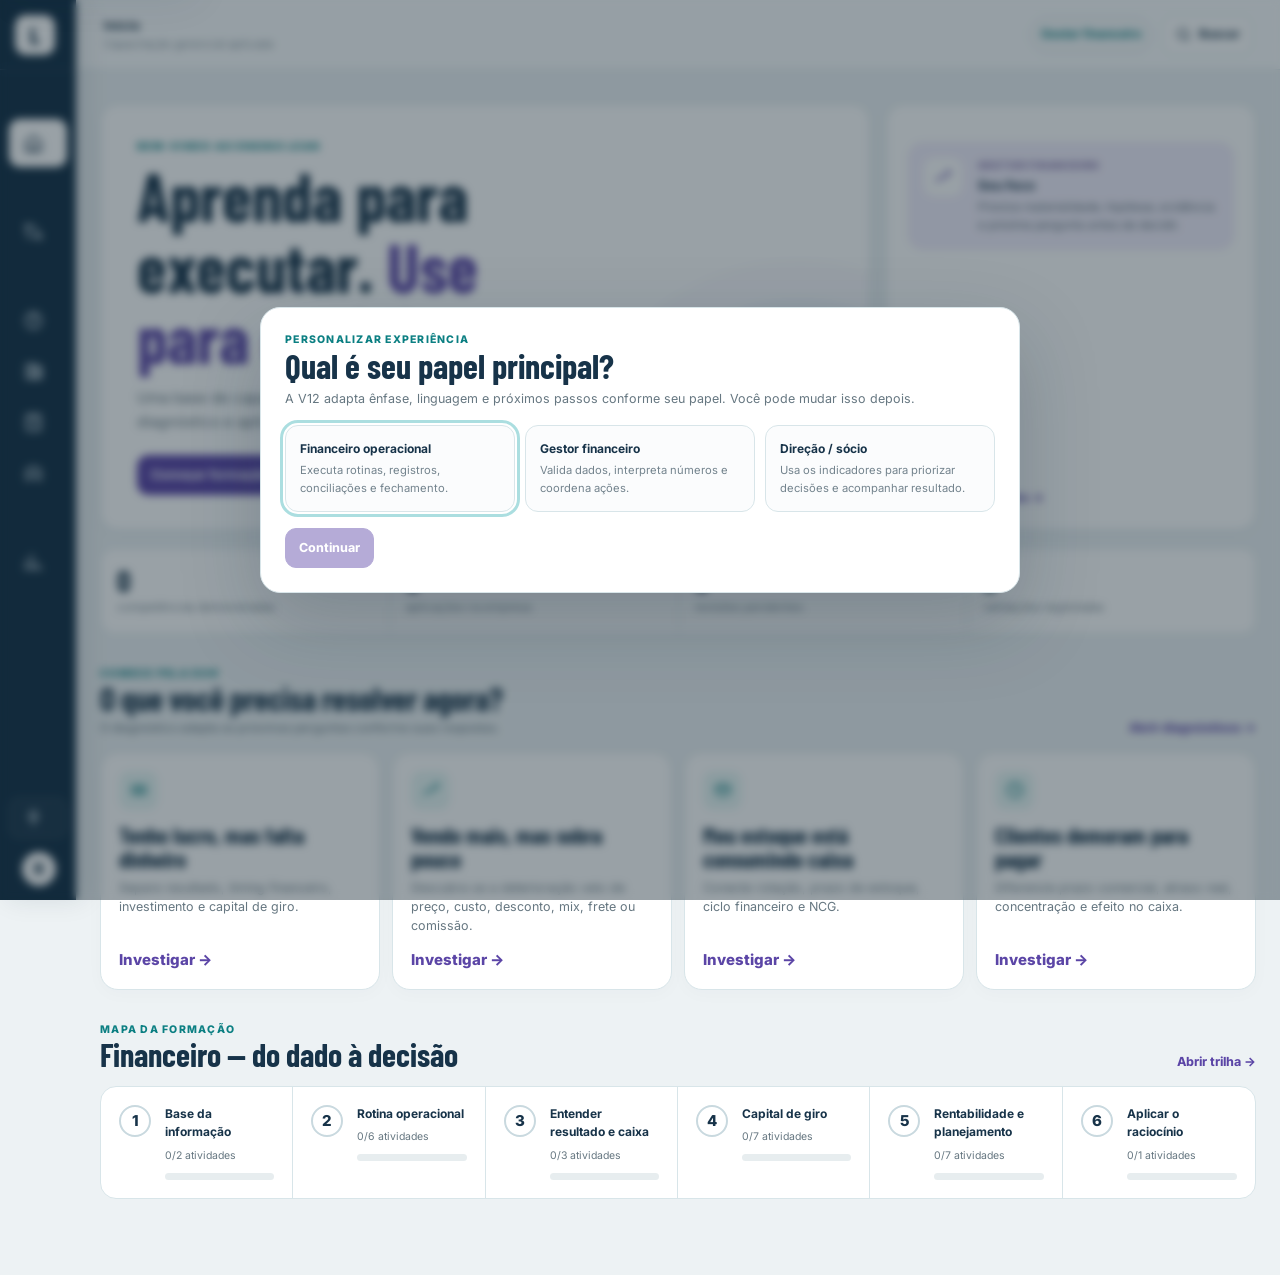
<file: index.html>
<!doctype html>
<html lang="pt-BR">
<head>
  <meta charset="utf-8">
  <meta name="viewport" content="width=device-width,initial-scale=1">
  <meta name="theme-color" content="#173349">
  <meta name="description" content="Ensino Lean — capacitação gerencial aplicada para clientes Lean Company.">
  <title>Ensino Lean V12 | Lean Company</title>
  <link rel="preconnect" href="https://fonts.googleapis.com">
  <link rel="preconnect" href="https://fonts.gstatic.com" crossorigin>
  <link href="https://fonts.googleapis.com/css2?family=Barlow+Condensed:wght@500;600;700&family=Inter:wght@400;500;600;700&display=swap" rel="stylesheet">
  <link rel="stylesheet" href="assets/v12.css">
</head>
<body>
  <div id="root"></div>
  <script src="data/content.js"></script>
  <script src="data/product-v12.js"></script>
  <script src="assets/v12/core.js"></script>
  <script src="assets/v12/components.js"></script>
  <script src="assets/v12/learning.js"></script>
  <script src="assets/v12/diagnostics.js"></script>
  <script src="assets/v12/simulators.js"></script>
  <script src="assets/v12/cases.js"></script>
  <script src="assets/v12/analytics.js"></script>
  <script src="assets/v12/app.js"></script>
</body>
</html>
</file>
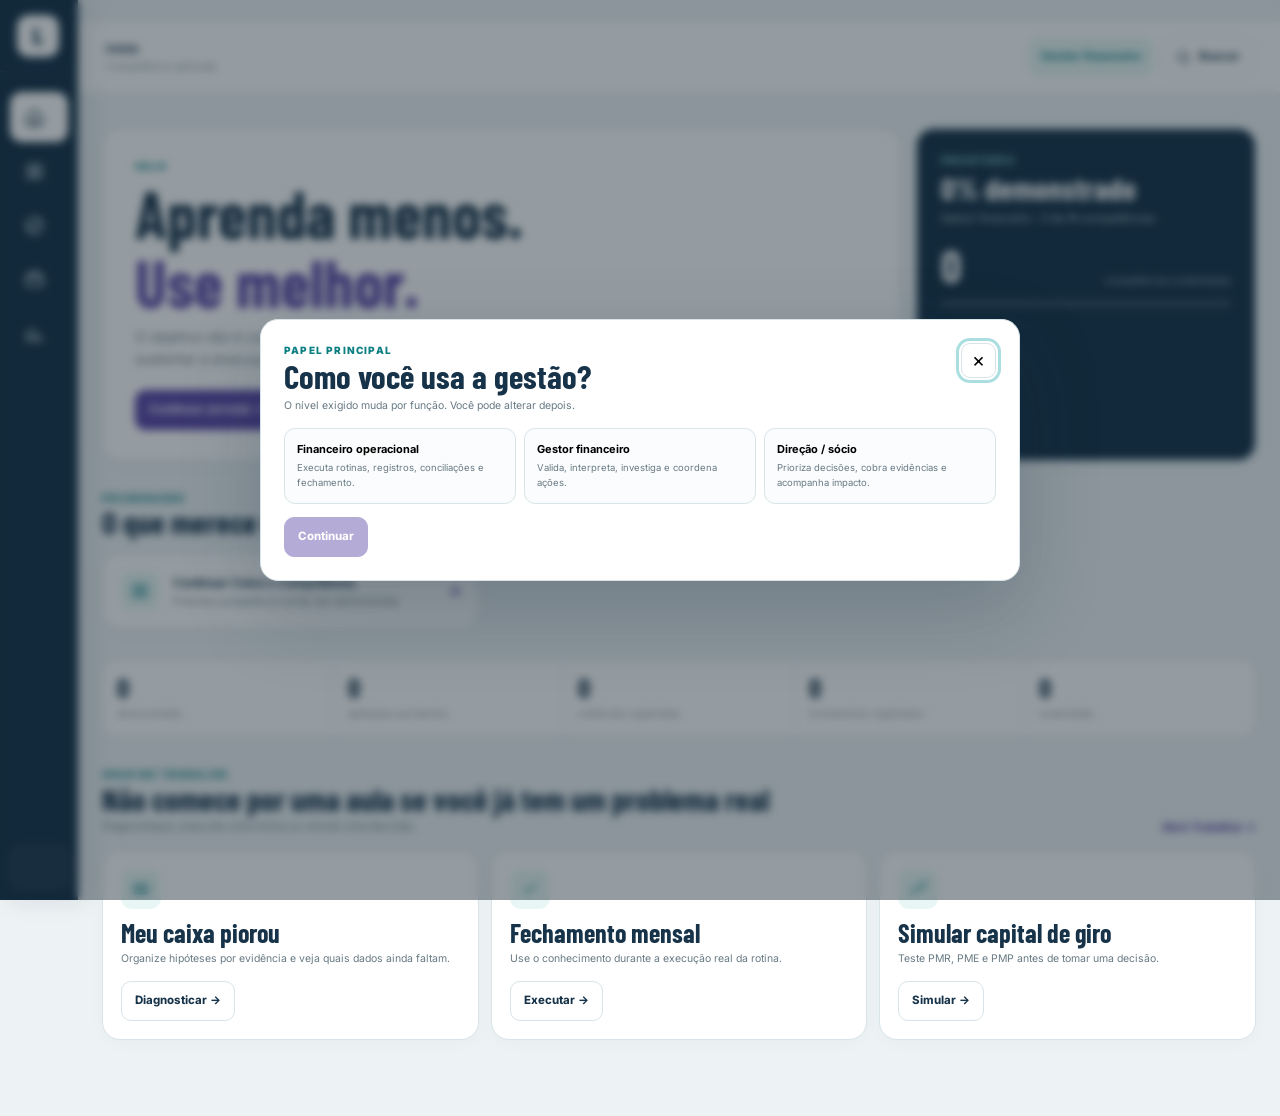
<file: alternativa/index.html>
<!doctype html>
<html lang="pt-BR">
<head>
 <meta charset="utf-8">
 <meta name="viewport" content="width=device-width,initial-scale=1">
 <meta name="theme-color" content="#173349">
 <meta name="description" content="Ensino Lean Alternativa — competência aplicada, execução e sustentação gerencial.">
 <title>Ensino Lean Alternativa | Lean Company</title>
 <link rel="preconnect" href="https://fonts.googleapis.com">
 <link rel="preconnect" href="https://fonts.gstatic.com" crossorigin>
 <link href="https://fonts.googleapis.com/css2?family=Barlow+Condensed:wght@500;600;700&family=Inter:wght@400;500;600;700&display=swap" rel="stylesheet">
 <link rel="stylesheet" href="assets/app.css">
</head>
<body>
 <div id="root"></div>
 <script src="../data/content.js"></script>
 <script src="../data/product-v12.js"></script>
 <script src="data/model.js"></script>
 <script src="assets/core.js"></script>
 <script src="assets/learn.js"></script>
 <script src="assets/practice.js"></script>
 <script src="assets/work.js"></script>
 <script src="assets/evolve.js"></script>
 <script src="assets/app.js"></script>
</body>
</html>
</file>
<file: assets/v12.css>
:root{
  --navy:#173349;--navy2:#10283a;--teal:#0b7f82;--teal2:#10a2a5;--purple:#5b45a6;--purple2:#7a63c5;
  --mint:#e8f7f5;--lav:#f2eefb;--orange:#e6a13a;--red:#c64f4f;--green:#2f8d62;--blue:#2e75a7;
  --paper:#fbfcfd;--bg:#edf2f4;--ink:#21313c;--muted:#667781;--line:#d8e5e9;--soft:#f4f7f8;
  --shadow:0 16px 42px rgba(23,51,73,.08);--shadow2:0 8px 24px rgba(23,51,73,.06);
  --radius:18px;--radius-sm:12px;--sidebar:76px;
  --title:"Barlow Condensed",Inter,Arial,sans-serif;--body:Inter,Arial,sans-serif
}
*{box-sizing:border-box}
html{scroll-behavior:smooth}
body{margin:0;background:var(--bg);color:var(--ink);font-family:var(--body);font-size:14px;line-height:1.55}
a{color:inherit;text-decoration:none}
button,input,select,textarea{font:inherit}
button{cursor:pointer}
img,svg{display:block;max-width:100%}
h1,h2,h3,h4,p{margin:0}
h1,h2,h3,h4{font-family:var(--title);color:var(--navy);line-height:1.04}
:focus-visible{outline:3px solid rgba(16,162,165,.35);outline-offset:2px}
.skip{position:fixed;left:12px;top:-60px;z-index:999;background:#fff;padding:10px 14px;border-radius:8px;box-shadow:var(--shadow)}
.skip:focus{top:12px}
.hidden{display:none!important}
.term{border:0;background:var(--mint);color:var(--teal);border-radius:5px;padding:1px 4px;font:inherit;font-weight:700;display:inline;line-height:inherit}.term:hover{text-decoration:underline}

/* app shell */
.app{min-height:100vh}
.sidebar{position:fixed;z-index:100;inset:0 auto 0 0;width:var(--sidebar);background:var(--navy);color:#fff;overflow:visible;transition:width .2s ease;box-shadow:8px 0 24px rgba(16,40,58,.1)}
.sidebar.open,.sidebar:hover{width:248px}
.sidebar.pinned{width:248px}
.brand{height:70px;border-bottom:1px solid rgba(255,255,255,.12);display:flex;align-items:center;gap:12px;padding:0 15px;white-space:nowrap}
.brand-mark{width:40px;height:40px;flex:0 0 40px;border-radius:11px;background:#fff;display:grid;place-items:center;color:var(--navy);font:800 22px/1 var(--title)}
.brand-copy{opacity:0;transform:translateX(-4px);transition:.15s;overflow:hidden}
.sidebar.open .brand-copy,.sidebar:hover .brand-copy,.sidebar.pinned .brand-copy{opacity:1;transform:none}
.brand-copy strong{display:block;color:#fff;font:600 21px/1 var(--title)}
.brand-copy span{display:block;color:#a9bcc7;font-size:12px;margin-top:3px}
.nav{height:calc(100vh - 150px);padding:12px 9px;overflow-y:auto;overflow-x:hidden}
.nav-group{font-size:11.2px;text-transform:uppercase;letter-spacing:.12em;color:#89a0b0;padding:12px 13px 5px;opacity:0;white-space:nowrap;transition:.12s}
.sidebar.open .nav-group,.sidebar:hover .nav-group,.sidebar.pinned .nav-group{opacity:1}
.nav a{height:48px;border-radius:11px;display:flex;align-items:center;gap:13px;padding:0 14px;margin:3px 0;color:#dce7ed;position:relative;white-space:nowrap}
.nav a:hover{background:rgba(255,255,255,.08);color:#fff}
.nav a[aria-current="page"]{background:#fff;color:var(--navy)}
.nav svg{width:21px;height:21px;flex:0 0 21px}
.nav-label{opacity:0;transition:.12s;font-weight:650}
.sidebar.open .nav-label,.sidebar:hover .nav-label,.sidebar.pinned .nav-label{opacity:1}
.nav-tip{position:absolute;left:64px;top:50%;transform:translateY(-50%) translateX(-4px);background:var(--navy2);color:#fff;padding:7px 9px;border-radius:8px;font-size:12px;opacity:0;pointer-events:none;white-space:nowrap;box-shadow:var(--shadow2);transition:.12s}
.sidebar:not(.open):not(.pinned) .nav a:focus-visible .nav-tip,.sidebar:not(.open):not(.pinned) .nav a:hover .nav-tip{opacity:1;transform:translateY(-50%) translateX(0)}
.sidebar-footer{position:absolute;bottom:0;left:0;right:0;padding:10px 9px 12px;background:linear-gradient(180deg,transparent,var(--navy) 18%)}
.sidebar-toggle{width:100%;height:40px;border:1px solid rgba(255,255,255,.13);background:rgba(255,255,255,.04);color:#dce7ed;border-radius:10px;display:flex;align-items:center;gap:12px;padding:0 14px}
.sidebar-toggle svg{width:19px;flex:0 0 19px}.sidebar-toggle span{opacity:0;white-space:nowrap}
.sidebar.open .sidebar-toggle span,.sidebar:hover .sidebar-toggle span,.sidebar.pinned .sidebar-toggle span{opacity:1}
.profile-mini{display:flex;align-items:center;gap:11px;padding:11px 13px 0;white-space:nowrap}
.avatar{width:34px;height:34px;border-radius:50%;flex:0 0 34px;background:#fff;color:var(--navy);display:grid;place-items:center;font-weight:800}
.profile-copy{opacity:0;overflow:hidden;transition:.12s}
.sidebar.open .profile-copy,.sidebar:hover .profile-copy,.sidebar.pinned .profile-copy{opacity:1}
.profile-copy strong{display:block;color:#fff;font-size:12px}.profile-copy span{display:block;color:#9fb2be;font-size:12.5px;margin-top:1px}
.side-scrim{display:none}
.shell-main{margin-left:var(--sidebar);min-height:100vh;transition:margin .2s ease}
body.sidebar-pinned .shell-main{margin-left:248px}
.topbar{height:70px;position:sticky;top:0;z-index:80;background:rgba(251,252,253,.95);backdrop-filter:blur(12px);border-bottom:1px solid var(--line);display:flex;align-items:center;justify-content:space-between;padding:0 28px;gap:18px}
.top-left,.top-actions{display:flex;align-items:center;gap:10px;min-width:0}
.mobile-menu{display:none}
.crumb strong{display:block;color:var(--navy);font-size:12px;white-space:nowrap;overflow:hidden;text-overflow:ellipsis}
.crumb span{display:block;color:#8897a0;font-size:12.5px;margin-top:1px}
.top-pill,.top-btn{border:1px solid var(--line);background:#fff;border-radius:10px;color:var(--navy);font-size:12px;font-weight:700;height:38px;display:inline-flex;align-items:center;gap:7px;padding:0 11px}
.top-pill{border-radius:999px;background:#f6f9fa;color:var(--teal)}
.top-btn svg,.mobile-menu svg{width:17px;height:17px}
.content{width:min(1320px,calc(100% - 48px));margin:auto;padding:34px 0 76px}

/* typography / generic components */
.kicker{font-size:11.2px;text-transform:uppercase;letter-spacing:.12em;font-weight:800;color:var(--teal)}
.page-head{display:flex;align-items:end;justify-content:space-between;gap:24px;margin-bottom:24px}
.page-head-copy{max-width:820px}
.page-head h1{font-size:clamp(42px,5vw,62px);margin-top:5px}
.page-head p{color:var(--muted);margin-top:9px;max-width:72ch}
.actions{display:flex;gap:8px;flex-wrap:wrap}
.btn{border:1px solid var(--line);background:#fff;color:var(--navy);border-radius:11px;min-height:40px;padding:9px 13px;font-size:12.5px;font-weight:750;display:inline-flex;align-items:center;justify-content:center;gap:7px}
.btn:hover{transform:translateY(-1px);box-shadow:0 5px 16px rgba(23,51,73,.06)}
.btn.primary{background:var(--purple);border-color:var(--purple);color:#fff}
.btn.teal{background:var(--teal);border-color:var(--teal);color:#fff}
.btn.ghost{background:transparent}
.btn:disabled{opacity:.45;cursor:not-allowed;transform:none;box-shadow:none}
.card{background:#fff;border:1px solid var(--line);border-radius:var(--radius);box-shadow:0 4px 18px rgba(23,51,73,.025)}
.grid2{display:grid;grid-template-columns:repeat(2,minmax(0,1fr));gap:16px}
.grid3{display:grid;grid-template-columns:repeat(3,minmax(0,1fr));gap:14px}
.grid4{display:grid;grid-template-columns:repeat(4,minmax(0,1fr));gap:12px}
.section{margin-top:32px}
.section-head{display:flex;justify-content:space-between;align-items:end;gap:20px;margin-bottom:14px}
.section-head h2{font-size:32px}.section-head p{color:var(--muted);font-size:12px;margin-top:4px}
.text-link{color:var(--purple);font-weight:750;font-size:12.5px}
.progress-track{height:7px;background:#e7edef;border-radius:999px;overflow:hidden}.progress-track span{display:block;height:100%;background:linear-gradient(90deg,var(--teal),var(--purple));border-radius:999px}
.badge{display:inline-flex;align-items:center;gap:5px;border-radius:999px;padding:5px 8px;font-size:12px;font-weight:750;background:#f3f6f7;color:#657680;border:1px solid #e1e9ec}
.badge.teal{background:var(--mint);color:var(--teal);border-color:#cfe8e5}
.badge.purple{background:var(--lav);color:var(--purple);border-color:#ddd2f2}
.badge.green{background:#eef9f3;color:var(--green);border-color:#cde5d8}
.badge.amber{background:#fff6e7;color:#9b6a20;border-color:#efd9ac}
.badge.red{background:#fff1f1;color:var(--red);border-color:#ebc8c8}

/* home */
.home-welcome{display:grid;grid-template-columns:minmax(0,1.25fr) minmax(300px,.75fr);gap:16px}
.welcome-main{padding:32px 34px;position:relative;overflow:hidden}
.welcome-main:after{content:"";position:absolute;right:-85px;bottom:-100px;width:300px;height:300px;border-radius:50%;border:1px solid #dce8eb;box-shadow:0 0 0 38px rgba(11,127,130,.035),0 0 0 76px rgba(91,69,166,.025)}
.welcome-main>*{position:relative;z-index:1}
.welcome-main h1{font-size:clamp(42px,5vw,64px);max-width:14ch;margin-top:5px}
.welcome-main h1 span{color:var(--purple)}
.welcome-main p{margin-top:12px;color:var(--muted);max-width:65ch}
.welcome-actions{display:flex;gap:8px;flex-wrap:wrap;margin-top:22px}
.resume-card{padding:24px;background:var(--navy);border-color:var(--navy);color:#fff;overflow:hidden;position:relative}
.resume-card:after{content:"";position:absolute;right:-45px;top:-45px;width:150px;height:150px;border-radius:50%;background:rgba(16,162,165,.13)}
.resume-card .kicker{color:#8bd0d1}.resume-card h2{color:#fff;font-size:30px;margin-top:4px}.resume-card p{color:#c5d4dc;font-size:12.5px;margin-top:6px}
.resume-card .btn{margin-top:17px}
.home-stat-row{display:grid;grid-template-columns:repeat(4,1fr);gap:10px;margin-top:16px}
.home-stat{padding:16px}.home-stat b{display:block;font:700 29px/1 var(--title);color:var(--navy)}.home-stat span{display:block;margin-top:5px;color:#7d8c95;font-size:12.5px}
.review-card{padding:20px;display:flex;justify-content:space-between;gap:18px;align-items:center}
.review-copy h3{font-size:26px}.review-copy p{color:var(--muted);font-size:12.5px;margin-top:4px}
.problem-card{padding:18px;min-height:170px;display:flex;flex-direction:column;transition:.16s}
.problem-card:hover{transform:translateY(-2px);box-shadow:var(--shadow2);border-color:#c6d9df}
.problem-icon{width:39px;height:39px;border-radius:11px;background:var(--mint);display:grid;place-items:center;color:var(--teal);margin-bottom:14px}
.problem-icon svg{width:20px}
.problem-card h3{font-size:23px}.problem-card p{font-size:12.5px;color:var(--muted);margin-top:6px}.problem-card .go{margin-top:auto;color:var(--purple);font-weight:800;padding-top:12px}

/* trails */
.trail-hero{display:grid;grid-template-columns:1fr 350px;gap:16px}
.trail-main{padding:27px}.trail-main h2{font-size:38px;margin-top:5px}.trail-main p{color:var(--muted);margin-top:8px;max-width:70ch}
.trail-side{padding:24px;background:var(--lav);border-color:#ded4f1}.trail-side h3{font-size:28px}.trail-side p{font-size:12.5px;color:#665a80;margin-top:6px}
.module-list{margin-top:16px;display:grid;gap:12px}
.module{padding:20px}
.module-head{display:grid;grid-template-columns:1fr 180px;gap:16px;align-items:start}
.module-head h3{font-size:29px}.module-head p{font-size:12.5px;color:var(--muted);margin-top:4px}
.module-progress{text-align:right}.module-progress b{font:700 22px/1 var(--title);color:var(--purple)}
.lesson-list{border-top:1px solid var(--line);margin-top:14px}
.lesson-row{display:grid;grid-template-columns:38px 1fr auto;gap:11px;align-items:center;padding:13px 4px;border-bottom:1px solid #edf1f3}
.lesson-row:last-child{border-bottom:0}
.lesson-state{width:31px;height:31px;border-radius:9px;border:1px solid #cadbe1;background:#f8fbfc;display:grid;place-items:center;font-size:11.2px;font-weight:800;color:var(--navy)}
.lesson-row:hover .lesson-state{border-color:#a9cbd0}
.lesson-row h4{font:650 14px/1.2 var(--body);color:var(--navy)}.lesson-row p{font-size:12.5px;color:#7d8c95;margin-top:3px}
.lesson-row .arrow{color:var(--purple);font-weight:800}.lesson-row.done .lesson-state{background:var(--teal);border-color:var(--teal);color:#fff}
.lesson-row.applied .lesson-state{background:var(--purple);border-color:var(--purple);color:#fff}

/* lesson */
.lesson-wrap{width:min(1100px,100%);margin:auto}
.lesson-hero{display:grid;grid-template-columns:minmax(0,1.15fr) minmax(280px,.85fr);gap:18px;align-items:stretch}
.lesson-intro{padding:28px 30px}
.lesson-intro h1{font-size:clamp(42px,5vw,60px);margin-top:4px}.lesson-intro p{color:var(--muted);margin-top:9px;max-width:66ch}
.lesson-meta{display:flex;gap:7px;flex-wrap:wrap;margin-top:15px}
.lesson-visual{min-height:260px;padding:20px;background:linear-gradient(145deg,#f4fbfa,#f5f1fb);display:grid;place-items:center;position:relative;overflow:hidden}
.lesson-visual:after{content:"";position:absolute;right:-35px;top:-35px;width:130px;height:130px;border-radius:50%;background:rgba(91,69,166,.08)}
.visual-core{width:100%;max-width:340px;position:relative;z-index:1}
.visual-title{font-family:var(--title);font-size:27px;color:var(--navy);text-align:center;margin-bottom:14px}
.dual{display:grid;grid-template-columns:1fr 1fr;gap:10px}.lane{padding:16px;border-radius:14px;background:#fff;border:1px solid var(--line)}.lane.purple{background:var(--lav);border-color:#ddd2f2}.lane.teal{background:var(--mint);border-color:#cfe8e5}.lane b{display:block;font:700 27px/1 var(--title);margin-top:6px}.lane.purple b{color:var(--purple)}.lane.teal b{color:var(--teal)}.lane span{font-size:11.2px;color:var(--muted)}
.vbars{height:145px;display:flex;align-items:flex-end;gap:8px;padding:12px 8px 25px;border-bottom:1px solid #cfdde2}.vbar{flex:1;background:linear-gradient(180deg,var(--teal2),var(--teal));border-radius:7px 7px 0 0;position:relative}.vbar.purple{background:linear-gradient(180deg,var(--purple2),var(--purple))}.vbar.orange{background:linear-gradient(180deg,#efb75d,#d58c2f)}.vbar span{position:absolute;bottom:-20px;left:0;right:0;text-align:center;font-size:11.2px;color:#778892;font-weight:700}
.process-mini{display:grid;grid-template-columns:repeat(4,1fr);gap:8px}.process-mini div{padding:12px 8px;background:#fff;border:1px solid var(--line);border-radius:11px;text-align:center}.process-mini b{display:grid;place-items:center;width:25px;height:25px;border-radius:50%;margin:0 auto 7px;background:var(--purple);color:#fff;font-size:11.2px}.process-mini span{font-size:12.5px;color:var(--navy);font-weight:700}
.formula-visual{background:#fff;border:1px solid var(--line);border-top:4px solid var(--purple);border-radius:14px;padding:18px;text-align:center}.formula-visual strong{display:block;font:700 25px/1.15 var(--title);color:var(--purple)}.formula-visual span{display:block;color:var(--muted);font-size:11.2px;margin-top:6px}
.lesson-toolbar{display:flex;align-items:center;justify-content:space-between;gap:12px;margin:16px 0}
.stage-nav{display:flex;gap:5px;flex-wrap:wrap;background:#f8fafb;border:1px solid var(--line);padding:5px;border-radius:12px}
.stage-nav button{border:0;background:transparent;color:#6c7d87;border-radius:8px;padding:8px 10px;font-size:12.5px;font-weight:700}
.stage-nav button.active{background:#fff;color:var(--purple);box-shadow:0 2px 10px rgba(23,51,73,.07)}
.lesson-progress{font-size:12.5px;color:#7c8b94;white-space:nowrap}
.lesson-panel{padding:26px 28px}
.lesson-panel h2{font-size:34px}.lesson-panel>p{color:var(--muted);margin-top:7px}
.panel-grid{display:grid;grid-template-columns:repeat(2,1fr);gap:10px;margin-top:16px}
.info-item{border:1px solid #e0e8eb;background:#fbfcfd;border-radius:11px;padding:12px}.info-item strong{display:block;color:var(--navy);font-size:12.5px}.info-item p{font-size:12px;color:var(--muted);margin-top:4px}
.quick-list{display:grid;gap:8px;margin-top:15px}.quick-row{display:grid;grid-template-columns:26px 1fr;gap:9px;align-items:start;padding:10px 11px;border:1px solid #e0e8eb;background:#fbfcfd;border-radius:11px}.quick-row i{font-style:normal;width:24px;height:24px;border-radius:50%;background:var(--mint);color:var(--teal);display:grid;place-items:center;font-weight:800;font-size:11.2px}.quick-row p{font-size:12.5px}
.flow{display:grid;gap:8px;margin-top:15px}.flow-row{display:grid;grid-template-columns:34px 1fr;gap:10px;padding:11px;border:1px solid #e0e8eb;border-radius:11px;background:#fbfcfd}.flow-row b{width:30px;height:30px;border-radius:50%;display:grid;place-items:center;background:var(--purple);color:#fff;font-size:11.2px}.flow-row strong{font-size:12.5px;color:var(--navy)}.flow-row p{font-size:11.8px;color:var(--muted);margin-top:3px}
.table{overflow:auto;border:1px solid var(--line);border-radius:12px;margin-top:15px}.table table{width:100%;border-collapse:collapse;min-width:520px}.table th{background:var(--navy);color:#fff;text-align:left;font-size:11.2px;padding:10px}.table td{font-size:11.8px;padding:10px;border-top:1px solid #e7edef}.table tr:nth-child(even) td{background:#f9fbfc}
.callout{margin-top:15px;border-radius:12px;padding:13px 14px;border:1px solid #cfe0ee;background:#eef6ff}.callout strong{font-size:11.2px;text-transform:uppercase;letter-spacing:.07em;color:var(--blue)}.callout p{font-size:12px;color:#50636f;margin-top:3px}.callout.green{background:#f1faf5;border-color:#cde5d8}.callout.green strong{color:var(--green)}.callout.amber{background:#fff7e7;border-color:#efd9ac}.callout.amber strong{color:#95651c}.callout.red{background:#fff3f3;border-color:#ebc8c8}.callout.red strong{color:var(--red)}
.validation{display:grid;grid-template-columns:repeat(3,1fr);gap:9px;margin-top:15px}.validation div{border:1px solid var(--line);border-radius:12px;padding:12px}.validation .ok{background:#f1faf5;border-color:#cde5d8}.validation .review{background:#fff7e7;border-color:#efd9ac}.validation .bad{background:#fff3f3;border-color:#ebc8c8}.validation strong{font-size:12.5px}.validation p{font-size:12.5px;color:#5f707b;margin-top:4px}
.role-lens{margin-top:16px;display:grid;grid-template-columns:1fr 1fr;gap:10px}.role-box{padding:14px;border-radius:12px;border:1px solid var(--line);background:#fbfcfd}.role-box.active{border-color:#c7b9ec;background:var(--lav)}.role-box strong{font-size:12px;color:var(--navy)}.role-box ul{margin:7px 0 0;padding-left:17px;color:var(--muted);font-size:11.8px}
.exercise{margin-top:16px;padding:18px;border:1px solid var(--line);background:#fff;border-radius:14px}.exercise h3{font-size:25px}.exercise p{color:var(--muted);font-size:12px;margin-top:4px}.answers{display:grid;gap:7px;margin-top:13px}.answers button{border:1px solid #d9e4e8;background:#fbfcfd;text-align:left;border-radius:10px;padding:10px 11px;color:#435661;font-size:12px}.answers button:hover{border-color:#abcbd0}.answers button.selected{border-color:#b9abe6;background:var(--lav);color:var(--purple)}.answers button.correct{border-color:#9bcdb3;background:#eff9f4;color:#236f4c}.answers button.wrong{border-color:#e2aaaa;background:#fff2f2;color:#a03d3d}.feedback{font-size:11.8px;margin-top:10px;color:#5f707b}
.application{margin-top:16px;padding:20px;background:var(--navy);color:#fff;border-radius:16px}.application .kicker{color:#8bd0d1}.application h3{color:#fff;font-size:28px;margin-top:4px}.application p{color:#cad7de;font-size:12.5px;margin-top:6px}.application-grid{display:grid;grid-template-columns:repeat(3,1fr);gap:8px;margin-top:14px}.application-grid div{background:rgba(255,255,255,.07);border:1px solid rgba(255,255,255,.1);border-radius:10px;padding:11px}.application-grid strong{display:block;color:#fff;font-size:11.2px}.application-grid span{display:block;color:#b8cad3;font-size:9.8px;margin-top:4px}.application textarea{width:100%;min-height:82px;margin-top:12px;border:1px solid rgba(255,255,255,.18);background:rgba(255,255,255,.08);color:#fff;border-radius:10px;padding:10px;resize:vertical}.application textarea::placeholder{color:#a9bdc7}
.application-actions{display:flex;gap:7px;flex-wrap:wrap;margin-top:10px}.application .btn.ghost{border-color:rgba(255,255,255,.25);color:#fff}
.lesson-bottom{display:flex;justify-content:space-between;gap:10px;margin-top:14px}.lesson-bottom a{max-width:48%}
.lesson-bottom span{display:block;font-size:12.5px;color:#8a99a1}.lesson-bottom strong{font-size:12px;color:var(--navy)}
.competency-strip{display:grid;grid-template-columns:repeat(5,1fr);gap:6px;margin-top:15px}.competency-step{border:1px solid var(--line);border-radius:9px;padding:8px;text-align:center;background:#fbfcfd}.competency-step.done{background:var(--mint);border-color:#cfe8e5}.competency-step.current{background:var(--lav);border-color:#d7cbef}.competency-step strong{display:block;font-size:12px;color:var(--navy)}.competency-step span{display:block;font-size:11.2px;color:#87959e;margin-top:2px}

/* resolver */
.diagnosis-layout{display:grid;grid-template-columns:minmax(0,1fr) 360px;gap:16px;align-items:start}
.diagnosis-side{position:sticky;top:94px;padding:22px;background:var(--navy);color:#fff}.diagnosis-side .kicker{color:#8bd0d1}.diagnosis-side h2{color:#fff;font-size:30px;margin-top:4px}.diagnosis-side p{color:#c8d6dd;font-size:12.5px;margin-top:7px}
.question-stack{display:grid;gap:10px;margin-top:16px}.diag-q{border:1px solid rgba(255,255,255,.14);border-radius:11px;padding:12px}.diag-q strong{display:block;font-size:12px}.diag-options{display:flex;gap:6px;margin-top:8px}.diag-options button{flex:1;border:1px solid rgba(255,255,255,.18);background:rgba(255,255,255,.06);color:#fff;border-radius:8px;padding:7px;font-size:12px}.diag-options button.selected{background:#fff;color:var(--navy)}
.diag-result{margin-top:15px;padding:14px;border-radius:12px;background:#fff;color:var(--ink)}.diag-result h3{font-size:24px}.diag-result p{font-size:11.8px;color:var(--muted);margin-top:4px}.diag-result-links{display:grid;gap:6px;margin-top:10px}.diag-result-links a{border:1px solid var(--line);border-radius:8px;padding:8px;color:var(--purple);font-size:11.2px;font-weight:750}

/* library */
.toolbar{display:flex;gap:9px;align-items:center;margin-bottom:15px}.search-field{flex:1;border:1px solid var(--line);border-radius:11px;background:#fff;height:42px;padding:0 12px;color:var(--ink)}.filters{display:flex;gap:5px;flex-wrap:wrap}.filter{border:1px solid var(--line);background:#fff;color:#657680;border-radius:999px;padding:8px 10px;font-size:12px;font-weight:700}.filter.active{background:var(--navy);border-color:var(--navy);color:#fff}
.resource-card{overflow:hidden;display:flex;flex-direction:column;min-height:240px}.resource-cover{height:116px;background:linear-gradient(145deg,#edf8f6,#f4f0fb);display:grid;place-items:center;border-bottom:1px solid var(--line)}.resource-cover svg{width:100px;height:76px}.resource-body{padding:15px;display:flex;flex-direction:column;flex:1}.resource-body h3{font-size:23px;margin-top:5px}.resource-body p{font-size:11.8px;color:var(--muted);margin-top:5px}.resource-foot{margin-top:auto;padding-top:10px;display:flex;justify-content:space-between;border-top:1px solid #edf1f3;color:#84939c;font-size:12px}
.reference{width:min(900px,100%);margin:auto}.reference-hero{padding:24px 26px}.reference-hero h1{font-size:48px;margin-top:4px}.reference-hero p{color:var(--muted);margin-top:8px}.reference-block{padding:22px 24px;margin-top:12px}.reference-block h2{font-size:30px}

/* simulators */
.sim-list{display:grid;grid-template-columns:repeat(auto-fit,minmax(190px,1fr));gap:12px}
.sim-card{padding:19px;min-height:190px;display:flex;flex-direction:column}.sim-card h3{font-size:26px;margin-top:6px}.sim-card p{font-size:11.8px;color:var(--muted);margin-top:5px}.sim-card .btn{margin-top:auto;align-self:flex-start}
.simulator{display:grid;grid-template-columns:minmax(0,1fr) 360px;gap:16px;align-items:start}
.sim-form{padding:24px}.sim-form h2{font-size:32px}.sim-form>p{color:var(--muted);font-size:12.5px;margin-top:5px}
.fields{display:grid;grid-template-columns:repeat(2,1fr);gap:10px;margin-top:16px}.field label{display:block;color:#72838d;font-size:11.2px;margin-bottom:4px}.field input,.field select{width:100%;height:40px;border:1px solid var(--line);border-radius:9px;padding:0 10px;background:#fff}.field.wide{grid-column:1/-1}
.assumptions{margin-top:14px;border:1px solid #e0e8eb;background:#f8fafb;border-radius:11px;padding:11px;font-size:11.3px;color:#687984}
.sim-result{padding:23px;background:var(--navy);color:#fff;position:sticky;top:94px}.sim-result .kicker{color:#8bd0d1}.sim-result h3{color:#fff;font-size:29px;margin-top:3px}.result-grid{display:grid;grid-template-columns:1fr 1fr;gap:8px;margin-top:14px}.result-metric{padding:11px;border-radius:10px;background:rgba(255,255,255,.07);border:1px solid rgba(255,255,255,.1)}.result-metric small{display:block;color:#aebfc8;font-size:11.2px;text-transform:uppercase;letter-spacing:.06em}.result-metric b{display:block;color:#fff;font:700 24px/1 var(--title);margin-top:4px}.result-insight{margin-top:12px;color:#c9d7de;font-size:11.8px;line-height:1.5}
.cash-table{display:grid;gap:6px;margin-top:14px}.cash-row{display:grid;grid-template-columns:70px 1fr 1fr;gap:6px;align-items:center}.cash-row span{font-size:12px;color:#71818b}.cash-row input{width:100%;height:36px;border:1px solid var(--line);border-radius:8px;padding:0 8px}
.cash-bars{height:170px;display:flex;align-items:flex-end;gap:7px;margin-top:14px;border-bottom:1px solid rgba(255,255,255,.18);padding:0 4px 24px}.cash-bar{flex:1;min-height:4px;border-radius:6px 6px 0 0;background:var(--teal2);position:relative}.cash-bar.neg{background:#d66a6a}.cash-bar span{position:absolute;bottom:-19px;left:0;right:0;text-align:center;color:#aebfc8;font-size:8px}

/* cases */
.case-grid{display:grid;grid-template-columns:repeat(3,1fr);gap:14px}.case-card{padding:20px;display:flex;flex-direction:column;min-height:270px}.case-mark{width:46px;height:46px;border-radius:13px;background:var(--mint);color:var(--teal);display:grid;place-items:center;font:700 19px/1 var(--title)}.case-card h3{font-size:28px;margin-top:10px}.case-card p{font-size:11.8px;color:var(--muted);margin-top:6px}.case-card .btn{margin-top:auto;align-self:flex-start}
.case-detail{display:grid;grid-template-columns:minmax(0,1.25fr) minmax(300px,.75fr);gap:16px;align-items:start}.case-main{padding:24px}.case-main h1{font-size:48px}.case-metrics{display:grid;grid-template-columns:repeat(5,1fr);gap:7px;margin-top:15px}.case-metric{background:#f7f9fa;border:1px solid #e7edef;border-radius:10px;padding:10px}.case-metric strong{display:block;color:var(--purple);font-size:12px}.case-metric span{display:block;color:#7e8d95;font-size:12.5px;margin-top:2px}.case-quiz{margin-top:18px}.case-quiz h2{font-size:30px}.case-side{padding:22px;background:var(--navy);color:#fff;position:sticky;top:94px}.case-side h3{color:#fff;font-size:26px}.case-side p{color:#c7d5dd;font-size:12px;margin-top:6px}.case-side .btn{margin-top:12px;width:100%}

/* progress / consultant */
.progress-layout{display:grid;grid-template-columns:300px 1fr;gap:16px;align-items:start}.progress-summary{padding:23px;background:var(--navy);color:#fff;position:sticky;top:94px}.progress-summary .kicker{color:#8bd0d1}.progress-summary h2{color:#fff;font-size:32px}.progress-summary p{color:#c6d4dc;font-size:12px;margin-top:6px}.ring{--p:0deg;width:128px;height:128px;border-radius:50%;background:conic-gradient(#fff 0 var(--p),rgba(255,255,255,.15) var(--p) 360deg);display:grid;place-items:center;margin:20px auto;position:relative}.ring:after{content:"";position:absolute;width:94px;height:94px;border-radius:50%;background:var(--navy)}.ring b{position:relative;z-index:1;color:#fff;font:700 33px/1 var(--title)}
.competency-table{padding:22px}.competency-table h2{font-size:31px}.comp-row{display:grid;grid-template-columns:1fr 110px 110px;gap:10px;align-items:center;padding:11px 0;border-top:1px solid #edf1f3}.comp-row:first-of-type{margin-top:10px}.comp-row strong{font-size:12px;color:var(--navy)}.comp-row small{display:block;color:#87959e;font-size:12px;margin-top:2px}
.level{display:flex;gap:3px}.level i{display:block;width:16px;height:6px;border-radius:999px;background:#e2eaed}.level i.on{background:var(--teal)}
.consult-grid{display:grid;grid-template-columns:repeat(4,1fr);gap:10px}.consult-stat{padding:16px}.consult-stat b{display:block;font:700 28px/1 var(--title);color:var(--navy)}.consult-stat span{font-size:11.2px;color:#7c8c95}.event-list{margin-top:10px;display:grid;gap:7px}.event{display:grid;grid-template-columns:95px 1fr auto;gap:9px;padding:9px 0;border-top:1px solid #edf1f3;font-size:11.2px}.event span{color:#7e8d96}

/* modals */
.overlay{position:fixed;z-index:200;inset:0;background:rgba(14,31,43,.42);backdrop-filter:blur(4px);display:none;align-items:center;justify-content:center;padding:18px}.overlay.open{display:flex}.modal{width:min(760px,100%);max-height:min(760px,92vh);overflow:auto;background:#fff;border-radius:20px;border:1px solid var(--line);box-shadow:0 30px 80px rgba(16,40,58,.22);padding:24px}.modal-head{display:flex;justify-content:space-between;gap:16px}.modal h2{font-size:34px}.modal p{color:var(--muted);font-size:12.5px;margin-top:6px}.close{width:36px;height:36px;border:1px solid var(--line);background:#fff;border-radius:9px;color:var(--navy);font-size:20px}.modal-search{display:flex;gap:8px;margin-top:15px}.modal-search input{flex:1;height:42px;border:1px solid var(--line);border-radius:10px;padding:0 11px}.search-groups{margin-top:16px;display:grid;gap:14px}.search-group h3{font-size:22px}.search-item{display:flex;justify-content:space-between;gap:10px;padding:10px 0;border-top:1px solid #edf1f3}.search-item strong{font-size:12px;color:var(--navy)}.search-item span{font-size:12px;color:#7f8e96}
.role-options{display:grid;grid-template-columns:repeat(3,1fr);gap:10px;margin-top:16px}.role-option{border:1px solid var(--line);background:#fbfcfd;border-radius:13px;padding:14px;text-align:left}.role-option:hover,.role-option.selected{border-color:#bcaee6;background:var(--lav)}.role-option strong{display:block;font-size:12px;color:var(--navy)}.role-option span{display:block;font-size:11.2px;color:#73838d;margin-top:4px}
.validation-form{display:grid;grid-template-columns:1fr 1fr;gap:9px;margin-top:13px}.validation-form input,.validation-form textarea{border:1px solid var(--line);border-radius:9px;padding:9px}.validation-form textarea{grid-column:1/-1;min-height:72px}

/* responsive */
@media(max-width:1120px){
  .grid4,.sim-list{grid-template-columns:1fr 1fr}
  .home-welcome,.trail-hero,.lesson-hero,.diagnosis-layout,.simulator,.case-detail,.progress-layout{grid-template-columns:1fr}
  .diagnosis-side,.sim-result,.case-side,.progress-summary{position:static}
  .case-grid{grid-template-columns:1fr 1fr}.case-metrics{grid-template-columns:repeat(3,1fr)}
}
@media(max-width:820px){
  :root{--sidebar:0px}
  .sidebar{width:252px;transform:translateX(-105%);transition:transform .2s ease}
  .sidebar.open{width:252px;transform:none}
  .sidebar:hover,.sidebar.pinned{width:252px}
  .sidebar .brand-copy,.sidebar .nav-label,.sidebar .nav-group,.sidebar .sidebar-toggle span,.sidebar .profile-copy{opacity:1;transform:none}
  .sidebar .nav-tip{display:none}
  .shell-main,body.sidebar-pinned .shell-main{margin-left:0}
  .side-scrim.open{display:block;position:fixed;z-index:90;inset:0;border:0;background:rgba(14,31,43,.38);backdrop-filter:blur(2px)}
  .sidebar-toggle{display:none}
  .topbar{padding:0 14px}.mobile-menu{display:grid;place-items:center;width:38px;height:38px;border:1px solid var(--line);background:#fff;border-radius:10px;color:var(--navy)}
  .top-pill{display:none}.content{width:min(100% - 24px,1320px);padding-top:23px}
  .page-head{align-items:flex-start;flex-direction:column}.home-stat-row{grid-template-columns:1fr 1fr}
  .module-head{grid-template-columns:1fr}.module-progress{text-align:left}
  .validation,.role-lens,.application-grid{grid-template-columns:1fr}
  .case-grid{grid-template-columns:1fr}.case-metrics{grid-template-columns:1fr 1fr}
  .consult-grid{grid-template-columns:1fr 1fr}
}
@media(max-width:600px){
  body{font-size:13px}
  .content{width:min(100% - 20px,1320px)}
  .top-actions .top-btn span{display:none}
  .welcome-main{padding:24px 20px}.welcome-main h1{font-size:40px}
  .home-stat-row,.grid2,.grid3,.grid4,.sim-list,.fields,.panel-grid,.role-options,.consult-grid{grid-template-columns:1fr}
  .review-card{align-items:flex-start;flex-direction:column}
  .lesson-intro,.lesson-panel{padding:21px 18px}.lesson-intro h1{font-size:39px}
  .dual,.process-mini{grid-template-columns:1fr 1fr}
  .lesson-toolbar{align-items:flex-start;flex-direction:column}.stage-nav{width:100%;overflow:auto;flex-wrap:nowrap}.stage-nav button{white-space:nowrap}
  .competency-strip{grid-template-columns:1fr 1fr 1fr}.competency-step:nth-child(4),.competency-step:nth-child(5){grid-column:auto}
  .toolbar{align-items:stretch;flex-direction:column}.filters{overflow:auto;flex-wrap:nowrap}.filter{white-space:nowrap}
  .result-grid{grid-template-columns:1fr 1fr}.case-metrics{grid-template-columns:1fr 1fr}
  .comp-row{grid-template-columns:1fr}.event{grid-template-columns:1fr}.validation-form{grid-template-columns:1fr}.validation-form textarea{grid-column:auto}
}


/* =========================================================
   ENSINO LEAN V12 — PROFISSIONALIZAÇÃO VISUAL E PEDAGÓGICA
   ========================================================= */
body{font-size:15px}
.surface{background:#fff;border:1px solid var(--line);border-radius:var(--radius);box-shadow:0 4px 18px rgba(23,51,73,.025)}
.profile-mini{background:none;border:0;width:100%;text-align:left}
.term{border:0;background:var(--mint);color:var(--teal);border-radius:5px;padding:1px 4px;font:inherit;font-weight:700;display:inline;line-height:inherit}
.term:hover{text-decoration:underline}
.lead{font-size:15px!important;line-height:1.65;color:#526570!important}
.subsection{margin-top:24px}
.subsection>.kicker{margin-bottom:8px}
.details-box{margin-top:18px;border:1px solid var(--line);border-radius:12px;background:#f8fafb;padding:12px 14px}
.details-box summary{cursor:pointer;font-weight:750;color:var(--navy)}
.details-box[open] summary{margin-bottom:12px}
.text-button{border:0;background:none;color:var(--purple);padding:6px 0;font-weight:750}
.modal-actions{margin-top:16px}

/* sidebar / chrome */
.nav a{font-size:13px}
.nav-tip{font-size:12px}
.crumb strong{font-size:13px}.crumb span{font-size:11.5px}
.top-pill,.top-btn{font-size:12px}
.kicker{font-size:10.5px}
.page-head p{font-size:14px;line-height:1.6}
.btn{font-size:12.5px}
.badge{font-size:10.5px}

/* V12 home */
.welcome-grid{display:grid;grid-template-columns:minmax(0,1.35fr) minmax(300px,.65fr);gap:16px}
.welcome-main{padding:34px 36px;position:relative;overflow:hidden}
.welcome-main:after{content:"";position:absolute;right:-85px;bottom:-120px;width:310px;height:310px;border-radius:50%;border:1px solid #dce8eb;box-shadow:0 0 0 38px rgba(11,127,130,.035),0 0 0 76px rgba(91,69,166,.025)}
.welcome-main>*{position:relative;z-index:1}
.welcome-main h1{font-size:clamp(46px,5.4vw,68px);max-width:14ch}.welcome-main h1 span{color:var(--purple)}
.welcome-main p{margin-top:14px;color:var(--muted);max-width:62ch}
.welcome-actions{margin-top:22px}
.role-home{padding:22px;display:flex;flex-direction:column;justify-content:space-between}
.dashboard-head{display:flex;align-items:end;justify-content:space-between;gap:20px;padding-bottom:8px}
.dashboard-head h1{font-size:clamp(44px,5vw,62px);max-width:14ch}.dashboard-head p{color:var(--muted);margin-top:8px}
.dashboard-score{text-align:right}.dashboard-score b{display:block;font:700 46px/1 var(--title);color:var(--purple)}.dashboard-score span{font-size:12px;color:var(--muted)}
.priority-grid{display:grid;grid-template-columns:repeat(3,minmax(0,1fr));gap:12px;margin-top:22px}
.priority-card{display:grid;grid-template-columns:44px 1fr auto;gap:12px;align-items:center;padding:16px 17px;border-radius:14px;background:#fff;border:1px solid var(--line);transition:.16s}
.priority-card:hover{transform:translateY(-2px);box-shadow:var(--shadow2)}
.priority-card.amber{border-left:4px solid var(--orange)}.priority-card.purple{border-left:4px solid var(--purple)}.priority-card.teal{border-left:4px solid var(--teal)}.priority-card.red{border-left:4px solid var(--red)}
.priority-icon{width:40px;height:40px;border-radius:11px;display:grid;place-items:center;background:#f3f7f8;color:var(--navy)}.priority-icon svg{width:20px}
.priority-card strong{display:block;font-size:13px;color:var(--navy)}.priority-card p{font-size:11.5px;color:var(--muted);margin-top:3px}.priority-go{color:var(--purple);font-size:18px}
.metric-strip{display:grid;grid-template-columns:repeat(4,1fr);gap:1px;background:var(--line);border:1px solid var(--line);border-radius:15px;overflow:hidden;margin-top:18px}
.metric-strip>div{background:#fff;padding:16px}.metric-strip b{display:block;font:700 30px/1 var(--title);color:var(--navy)}.metric-strip span{display:block;font-size:11.5px;color:#75858f;margin-top:4px}
.problem-card.surface{padding:18px}
.roadmap{display:grid;grid-template-columns:repeat(auto-fit,minmax(190px,1fr));gap:0;border:1px solid var(--line);background:#fff;border-radius:16px;overflow:hidden}
.roadmap-step{padding:18px;border-right:1px solid var(--line);display:grid;grid-template-columns:36px 1fr;gap:10px}.roadmap-step:last-child{border-right:0}.roadmap-step.done{background:#f2faf6}
.roadmap-num{width:32px;height:32px;border:2px solid #c9d9df;border-radius:50%;display:grid;place-items:center;font-weight:800;color:var(--navy)}.roadmap-step.done .roadmap-num{background:var(--teal);border-color:var(--teal);color:#fff}
.roadmap-step strong{display:block;font-size:12px;color:var(--navy)}.roadmap-step small{font-size:10.5px;color:var(--muted)}
.roadmap-step .progress-track{margin-top:8px}

/* role personalization */
.role-focus{display:grid;grid-template-columns:42px 1fr;gap:12px;padding:14px;border-radius:13px;background:var(--lav);border:1px solid #ded5f1;margin-top:16px}
.role-focus.role-operacao{background:var(--mint);border-color:#cfe8e5}.role-focus.role-direcao{background:#eef6ff;border-color:#cfdfec}
.role-focus-icon{width:38px;height:38px;border-radius:10px;background:#fff;display:grid;place-items:center;color:var(--purple)}.role-focus-icon svg{width:20px}
.role-focus span{display:block;font-size:10px;text-transform:uppercase;letter-spacing:.08em;color:#7b6aa3;font-weight:800}.role-focus strong{display:block;font-size:13px;color:var(--navy);margin-top:1px}.role-focus p{font-size:11.8px;color:#5f6f79;margin-top:3px}
.role-inline{display:flex;gap:10px;align-items:start;background:#f7f9fa;border-left:4px solid var(--purple);padding:11px 13px;margin:13px 0}.role-inline span{font-size:10.5px;font-weight:800;color:var(--purple);white-space:nowrap}.role-inline p{font-size:11.8px;color:#5f6f79}
.role-lens-single{margin-top:18px;border-top:1px solid var(--line);padding-top:17px}.role-lens-single h3{font-size:26px;margin-top:3px}

/* trail */
.trail-overview{display:grid;grid-template-columns:minmax(0,1.35fr) minmax(300px,.65fr);gap:16px}
.trail-copy,.trail-model{padding:24px}.trail-copy h2{font-size:37px;margin-top:4px}.trail-copy p{color:var(--muted);margin-top:8px}.trail-copy small{display:block;margin-top:7px;color:#7c8b94}
.progress-track.big{height:9px;margin-top:17px}
.mastery-legend{display:grid;grid-template-columns:repeat(5,1fr);gap:4px;margin-top:15px}.mastery-legend span{padding:6px 3px;border-radius:7px;background:#fff;border:1px solid #ded5f1;text-align:center;font-size:9.5px;color:#6e617e}
.module{padding:22px!important}.lesson-row h4{font-size:13px}.lesson-row p{font-size:11px}

/* lesson shell */
.lesson-hero{grid-template-columns:minmax(0,1.25fr) minmax(300px,.75fr)}
.lesson-intro{padding:30px 32px}.lesson-intro p{font-size:14px;line-height:1.6}
.lesson-role{padding:20px;display:flex;align-items:center}
.lesson-toolbar{position:sticky;top:78px;z-index:50;background:rgba(237,242,244,.96);backdrop-filter:blur(10px);padding:8px 0;margin:12px 0 10px}
.stage-nav button{font-size:11.5px;padding:9px 11px}
.lesson-progress{font-size:11.5px}
.lesson-sheet{position:relative;background:#fff;border:1px solid var(--line);border-radius:18px;padding:30px 32px 34px;box-shadow:0 5px 22px rgba(23,51,73,.03);overflow:hidden}
.lesson-sheet h2{font-size:36px;margin-top:4px}.lesson-sheet>p{margin-top:8px}
.section-marker{position:absolute;right:20px;top:12px;font:700 56px/1 var(--title);color:#edf1f3}
.lesson-bottom{margin-top:12px;border-top:1px solid var(--line);padding-top:12px}.lesson-bottom a{padding:10px 0}.lesson-bottom strong{font-size:12px}.lesson-bottom span{font-size:10.5px}
.content-feedback{display:flex;justify-content:space-between;gap:16px;align-items:center;margin-top:15px;padding:14px 16px;border:1px solid var(--line);border-radius:12px;background:#f8fafb}.content-feedback strong{font-size:12px;color:var(--navy)}.content-feedback p{font-size:11px;color:var(--muted);margin-top:2px}
.competency-strip{grid-template-columns:repeat(5,1fr);gap:5px}.competency-step{display:grid;grid-template-columns:25px 1fr;gap:6px;text-align:left;align-items:center;padding:7px}.competency-step .dot{width:23px;height:23px;border-radius:50%;display:grid;place-items:center;background:#e8eef0;color:#647680;font-size:9px;font-weight:800}.competency-step.done .dot{background:var(--teal);color:#fff}.competency-step.current .dot{background:var(--purple);color:#fff}.competency-step strong{font-size:9.5px}.competency-step small{font-size:8.8px;color:#84939b}
.example-sheet{margin-top:17px;padding:20px;border:1px solid var(--line);border-radius:14px;background:#fbfcfd}.example-sheet h3{font-size:26px;margin-top:4px}.example-sheet>p{font-size:12px;color:var(--muted);margin-top:5px}
.cross-links{display:grid;grid-template-columns:repeat(2,1fr);gap:8px;margin-top:10px}.cross-links a{padding:12px;border:1px solid var(--line);border-radius:10px;background:#fbfcfd}.cross-links strong{display:block;font-size:11.5px;color:var(--navy)}.cross-links span{display:block;font-size:10.8px;color:var(--muted);margin-top:3px}

/* unique visual grammar */
.visual-board{margin-top:17px;border:1px solid var(--line);border-radius:18px;background:linear-gradient(145deg,#fbfdfd,#f7f5fc);padding:22px;overflow:hidden}
.visual-board-head{margin-bottom:16px}.visual-board-head h3{font-size:29px;margin-top:3px}.visual-caption{font-size:11px;color:var(--muted);margin-top:12px}
.split-visual{display:grid;grid-template-columns:1fr 1fr;gap:10px}.visual-lane{padding:16px;border-radius:14px}.visual-lane.purple{background:var(--lav);border:1px solid #ddd2f2}.visual-lane.teal{background:var(--mint);border:1px solid #cfe8e5}.visual-lane>span{font-size:10px;font-weight:800;letter-spacing:.08em}.visual-lane>strong{display:block;font:700 31px/1 var(--title);margin-top:5px}.visual-lane p{font-size:11px;color:var(--muted);margin-top:4px}
.timeline-visual{display:flex;align-items:center;gap:6px;margin-top:13px}.timeline-node{flex:1;padding:9px;border-radius:9px;background:#fff;border:1px solid rgba(23,51,73,.1);text-align:center}.timeline-node span{display:block;font-size:9px;color:#71818a}.timeline-node b{display:block;font-size:11px;color:var(--navy);margin-top:2px}.timeline-node.accent{border-color:#a9cece;background:#f0fafa}.timeline-visual>i{font-style:normal;color:var(--purple);font-weight:800}
.class-tree{text-align:center}.tree-root,.tree-result{display:inline-block;padding:10px 16px;border-radius:10px;background:var(--navy);color:#fff;font-weight:750}.tree-branch{display:grid;grid-template-columns:repeat(3,1fr);gap:9px;margin:14px 0}.tree-branch div{background:#fff;border:1px solid var(--line);border-radius:11px;padding:12px}.tree-branch span{display:block;font-size:9.5px;color:var(--teal);font-weight:800;text-transform:uppercase}.tree-branch b{display:block;font-size:11px;margin-top:4px}
.tree-result{background:var(--teal)}
.process-ribbon{display:grid;grid-template-columns:repeat(7,1fr);gap:6px}.process-ribbon div{background:#fff;border:1px solid var(--line);border-radius:10px;padding:10px 5px;text-align:center}.process-ribbon b{width:23px;height:23px;border-radius:50%;display:grid;place-items:center;margin:auto;background:var(--purple);color:#fff;font-size:9px}.process-ribbon span{display:block;font-size:9.5px;margin-top:5px}
.aging-visual{height:190px;display:flex;align-items:flex-end;gap:10px;padding:15px 8px 32px;border-bottom:1px solid #d8e5e9}.aging-visual>div{flex:1;height:100%;display:flex;align-items:flex-end;position:relative}.aging-visual b{display:block;width:100%;background:linear-gradient(180deg,var(--teal2),var(--teal));border-radius:7px 7px 0 0}.aging-visual .risk b{background:linear-gradient(180deg,#dc7b7b,#c64f4f)}.aging-visual span{position:absolute;bottom:-23px;left:0;right:0;text-align:center;font-size:9px;color:#75858f}
.reconcile-visual{display:grid;grid-template-columns:1fr 60px 1fr;gap:10px;align-items:center}.reconcile-col{background:#fff;border:1px solid var(--line);border-radius:12px;padding:13px}.reconcile-col span{display:block;font-size:9px;color:var(--teal);font-weight:800}.reconcile-col b{display:block;padding:8px 0;border-top:1px solid #edf1f3}.reconcile-col .warn{color:var(--red)}.reconcile-match{text-align:center;font-size:24px;line-height:1.7;color:var(--green)}.visual-alert{margin-top:10px;padding:10px;border-radius:9px;background:#fff1f1;color:var(--red);font-size:11px;text-align:center;font-weight:750}
.gate-visual{display:grid;grid-template-columns:repeat(6,1fr);gap:7px}.gate-visual div{padding:12px 6px;border:1px solid var(--line);border-radius:10px;background:#fff;text-align:center}.gate-visual span{width:25px;height:25px;border-radius:50%;display:grid;place-items:center;margin:auto;background:#e7edef;color:#70818b}.gate-visual .ok span{background:var(--teal);color:#fff}.gate-visual b{display:block;font-size:9.5px;margin-top:6px}
.waterfall{display:flex;align-items:center;gap:7px}.waterfall>div{flex:1;padding:14px 8px;border-radius:11px;color:#fff;text-align:center}.waterfall .teal{background:var(--teal)}.waterfall .red{background:#bd5a5a}.waterfall .orange{background:#d28a37}.waterfall .slate{background:#66798a}.waterfall .green{background:var(--green)}.waterfall span{display:block;font-size:9px}.waterfall b{display:block;font-size:15px;margin-top:4px}.waterfall i{font-style:normal;color:var(--purple);font-weight:800}
.cash-valley{height:210px;position:relative;border:1px solid var(--line);border-radius:12px;background:#fff;padding:12px}.cash-line{position:absolute;inset:20px 18px 35px;color:var(--teal)}.cash-line svg{width:100%;height:100%}.cash-line i{position:absolute;width:10px;height:10px;border-radius:50%;background:var(--teal);transform:translate(-50%,-50%)}.cash-line i.risk{background:var(--red);box-shadow:0 0 0 7px rgba(198,79,79,.12)}.min-line{position:absolute;left:18px;right:18px;top:58%;border-top:2px dashed var(--orange);font-size:9px;color:#9a6a20;padding-top:3px}.valley-label{position:absolute;left:38%;top:72%;font-size:10px;color:var(--red);font-weight:800}
.inventory-loop{display:flex;align-items:center;justify-content:center;gap:14px;position:relative;padding:18px}.inventory-loop div{padding:13px 17px;background:#fff;border:1px solid var(--line);border-radius:11px}.inventory-loop .big{padding:20px 25px;background:var(--mint);border-color:#cfe8e5}.inventory-loop .big b{display:block;color:var(--teal);font-size:21px}.inventory-loop i{font-style:normal;color:var(--purple);font-weight:800}.inventory-loop>span{position:absolute;bottom:0;color:#7a8992;font-size:9.5px}
.cycle-track{display:flex;position:relative;height:62px}.cycle-track span{display:flex;align-items:center;justify-content:center;color:#fff;font-size:10px;font-weight:750}.cycle-track .stock{background:#7a63c5}.cycle-track .receive{background:#0b7f82}.cycle-track .pay{background:#d58c2f;margin-left:-18%}.cycle-result{text-align:center;margin-top:12px;font-size:12px}.cycle-result b{color:var(--purple);font-size:20px}
.wc-bridge{display:grid;grid-template-columns:1fr 1fr 1fr 45px 1fr;gap:8px;align-items:center}.wc-bridge>div{padding:14px;border-radius:11px;text-align:center}.wc-bridge .use{background:#fff0e7}.wc-bridge .source{background:#eef9f3}.wc-bridge .equals{background:none;font-size:22px}.wc-bridge .ncg{background:var(--navy);color:#fff}.wc-bridge span{display:block;font-size:9.5px}.wc-bridge b{display:block;font-size:18px;margin-top:4px}
.margin-bridge{display:flex;align-items:center;gap:8px}.margin-bridge div{flex:1;padding:14px;border:1px solid var(--line);border-radius:11px;background:#fff;text-align:center;font-weight:800}.margin-bridge .start{background:var(--navy);color:#fff}.margin-bridge .end{background:var(--teal);color:#fff}.margin-bridge span{display:block;font-size:9px;font-weight:500}.margin-bridge i{font-style:normal;font-size:19px;color:var(--purple);font-weight:800}
.break-even{padding:8px}.be-chart{height:150px;border-left:1px solid #b8c8cf;border-bottom:1px solid #b8c8cf;position:relative}.be-chart .line{position:absolute;left:0;width:100%;height:3px;transform-origin:left center}.be-chart .revenue{bottom:8%;background:var(--teal);transform:rotate(-24deg)}.be-chart .cost{bottom:43%;background:var(--purple);transform:rotate(-10deg)}.be-chart i{position:absolute;left:54%;bottom:46%;width:12px;height:12px;border-radius:50%;background:var(--orange);box-shadow:0 0 0 7px rgba(230,161,58,.18)}.be-labels{display:flex;justify-content:space-between;margin-top:7px;font-size:10px;color:#74858f}.be-labels b{color:var(--orange)}
.price-stack{display:grid;grid-template-columns:120px 1fr;gap:10px}.price-total{display:grid;place-items:center;background:var(--navy);color:#fff;border-radius:12px;text-align:center}.price-total b{font-size:27px}.price-slices{display:grid;grid-template-columns:repeat(4,1fr);gap:5px}.price-slices span{display:grid;place-items:center;border-radius:10px;color:#fff;text-align:center;font-size:10px;padding:10px}.price-slices .tax{background:#bd5a5a}.price-slices .cost{background:#d28a37}.price-slices .sales{background:#66798a}.price-slices .margin{background:var(--green)}
.variance-visual{height:180px;display:flex;align-items:flex-end;gap:25px;padding:10px 20px 30px;border-bottom:1px solid var(--line)}.variance-visual>div{flex:1;height:100%;display:flex;align-items:flex-end;justify-content:center;gap:5px;position:relative}.variance-visual span{position:absolute;bottom:-23px;font-size:9px}.variance-visual b{width:27px;border-radius:5px 5px 0 0}.variance-visual .plan{background:#b7c6ce}.variance-visual .actual{background:var(--teal)}.variance-visual .actual.bad{background:var(--red)}.variance-legend{display:flex;gap:18px;justify-content:center;font-size:9.5px;margin-top:9px}
.forecast-visual{height:190px}.forecast-visual svg{height:145px;width:100%;border-left:1px solid var(--line);border-bottom:1px solid var(--line)}.forecast-visual polyline{fill:none;stroke-width:2.5}.forecast-visual .hist{stroke:#75858f}.forecast-visual .base{stroke:var(--teal)}.forecast-visual .pressure{stroke:var(--red)}.forecast-visual .up{stroke:var(--green)}.forecast-legend{display:flex;gap:15px;justify-content:center;font-size:9.5px;margin-top:8px}
.action-chain{display:flex;align-items:center;gap:6px}.action-chain div{flex:1;text-align:center;padding:11px 5px;border-radius:10px;border:1px solid var(--line);background:#fff}.action-chain b{width:24px;height:24px;border-radius:50%;display:grid;place-items:center;margin:auto;background:var(--purple);color:#fff;font-size:9px}.action-chain span{display:block;font-size:9.5px;margin-top:5px}.action-chain i{font-style:normal;color:var(--teal);font-weight:800}
.generic-visual{display:flex;align-items:center;justify-content:center;gap:13px}.generic-visual span{padding:12px 16px;border-radius:10px;background:#fff;border:1px solid var(--line);font-weight:750}.generic-visual i{font-style:normal;color:var(--purple)}

/* demonstration */
.demo-progress{height:8px;background:#e6edef;border-radius:999px;overflow:hidden;margin-top:16px}.demo-progress span{display:block;height:100%;background:linear-gradient(90deg,var(--teal),var(--purple));border-radius:999px}.demo-status{font-size:11px;color:var(--muted);margin-top:5px}
.exercise{padding:19px}.exercise-top{display:flex;justify-content:space-between;align-items:center}.demo-ok{font-size:10.5px;color:var(--green);font-weight:800}.exercise.done{background:#f7fcf9;border-color:#cde5d8}
.application-lock{color:#aebfc8!important;font-size:10.5px!important;margin-top:9px!important}
.application-head{display:flex;justify-content:space-between;gap:12px;align-items:start}.application-grid{grid-template-columns:1fr 1fr}

/* diagnostics adaptive */
.diagnosis-layout-v12{display:grid;grid-template-columns:340px minmax(0,1fr);gap:16px;align-items:start}
.diagnosis-list{display:grid;gap:8px}.diagnosis-card{display:grid;grid-template-columns:40px 1fr auto;gap:10px;align-items:center;padding:13px;border:1px solid var(--line);border-radius:12px;background:#fff}.diagnosis-card.active{border-color:#b9abe6;background:var(--lav)}.diagnosis-card strong{font-size:12px;color:var(--navy)}.diagnosis-card p{font-size:10.5px;color:var(--muted);margin-top:2px}
.diagnosis-work{padding:26px}.diagnosis-work-head h1{font-size:42px;margin-top:7px}.diagnosis-work-head p{color:var(--muted);margin-top:7px}
.diag-wizard{margin-top:24px}.diag-progress>div:first-child{display:flex;justify-content:space-between;font-size:10.5px;color:var(--muted)}.diag-progress .progress-track{margin-top:6px}
.diag-question{margin-top:23px}.diag-question h2{font-size:34px;max-width:20ch;margin-top:5px}.diag-question>p{color:var(--muted);margin-top:7px;max-width:64ch}
.diag-answer-grid{display:grid;grid-template-columns:repeat(3,1fr);gap:10px;margin-top:17px}.diag-answer-grid button{border:1px solid var(--line);background:#fbfcfd;border-radius:13px;padding:15px;text-align:left}.diag-answer-grid button:hover{border-color:#aaa0d2;background:var(--lav)}.diag-answer-grid strong{display:block;color:var(--navy)}.diag-answer-grid span{display:block;font-size:10.5px;color:var(--muted);margin-top:3px}
.diag-history{margin-top:22px;border-top:1px solid var(--line);padding-top:15px}.diag-history>div:not(.kicker){display:grid;grid-template-columns:24px 1fr auto;gap:8px;padding:7px 0}.diag-history>div span{width:21px;height:21px;border-radius:50%;background:#edf1f3;display:grid;place-items:center;font-size:9px}.diag-history p{font-size:10.5px;color:#5f707b}.diag-history b{font-size:10px;color:var(--purple)}
.diag-result-v12{margin-top:23px}.result-signal{width:48px;height:48px;border-radius:14px;background:var(--mint);color:var(--teal);display:grid;place-items:center}.result-signal svg{width:24px}.diag-result-v12 h2{font-size:38px;margin-top:6px}.diag-result-v12>p{color:var(--muted);margin-top:7px;max-width:66ch}.diag-evidence{margin-top:18px;padding:14px;border:1px solid var(--line);border-radius:12px;background:#f8fafb}.diag-next{margin-top:15px}.diag-next>strong{display:block;font-size:11px;color:var(--navy);margin-bottom:7px}.diag-next a{display:flex;justify-content:space-between;padding:9px 11px;border-top:1px solid var(--line);color:var(--purple);font-size:11px;font-weight:750}.diag-result-v12 .actions{margin-top:16px}.diag-disclaimer{font-size:10px!important;color:#87959e!important}

/* library V12 */
.resource-card{min-height:250px}.resource-type{height:105px;background:linear-gradient(145deg,#edf8f6,#f4f0fb);display:grid;place-items:center;color:var(--navy);border-bottom:1px solid var(--line)}.resource-type svg{width:42px;height:42px}.resource-body{padding:16px}
.reference-hero{display:flex;justify-content:space-between;gap:18px;align-items:start}.reference-hero>div:first-child{max-width:680px}.reference-hero .actions{flex-shrink:0}
.reference-format{background:#fff;border:1px solid var(--line);border-radius:18px;padding:26px;margin-top:13px}.reference-format h2{font-size:33px;margin-top:4px}
.checklist{display:grid;gap:8px;margin-top:15px}.checklist label{display:block}.checklist input{position:absolute;opacity:0}.checklist span{display:grid;grid-template-columns:30px 1fr;gap:10px;align-items:center;padding:12px;border:1px solid var(--line);border-radius:10px;background:#fbfcfd}.checklist span b{width:27px;height:27px;border-radius:50%;display:grid;place-items:center;background:#e7edef;color:#657680}.checklist input:checked+span{background:#eff9f4;border-color:#cde5d8}.checklist input:checked+span b{background:var(--green);color:#fff}
.indicator-formula{margin-top:15px;padding:18px;border-radius:12px;background:var(--navy);color:#fff;font:600 22px/1.3 var(--title);text-align:center}.ref-grid{display:grid;grid-template-columns:1fr 1fr;gap:14px;margin-top:17px}.ref-grid>div{padding:14px;background:#f8fafb;border-radius:11px;border:1px solid var(--line)}.ref-grid>div>strong{display:block;color:var(--navy);font-size:12px}
.guide-format .visual-board{margin-top:0}.guide-summary{margin-top:18px}.lean-card-format{border-left:5px solid var(--teal)}.lean-card-format>h2{font-size:40px}.back-library{display:inline-block;margin-top:15px}

/* simulators comparative */
.sim-list-v12{display:grid;grid-template-columns:repeat(auto-fit,minmax(230px,1fr));gap:12px}.sim-card-v12{padding:18px;display:grid;grid-template-columns:44px 1fr auto;gap:12px;align-items:center}.sim-icon{width:42px;height:42px;border-radius:12px;background:var(--mint);color:var(--teal);display:grid;place-items:center}.sim-icon svg{width:21px}.sim-card-v12 h3{font-size:24px}.sim-card-v12 p{font-size:11px;color:var(--muted);margin-top:3px}
.simulator-v12{display:grid;grid-template-columns:minmax(0,1.2fr) minmax(350px,.8fr);gap:16px;align-items:start}.sim-form-v12,.sim-output-v12{padding:24px}.sim-form-v12 h2,.sim-output-v12 h2{font-size:32px;margin-top:4px}.sim-form-v12>p{color:var(--muted);font-size:12px}
.scenario-matrix{margin-top:16px;border:1px solid var(--line);border-radius:12px;overflow:hidden}.scenario-row{display:grid;grid-template-columns:minmax(180px,1.2fr) repeat(3,1fr);align-items:center;border-top:1px solid var(--line)}.scenario-row:first-child{border-top:0}.scenario-row>*{padding:9px 10px}.scenario-row.head{background:var(--navy);color:#fff;font-size:10px;font-weight:800;text-align:center}.scenario-row.head>div:first-child{text-align:left}.scenario-row label{font-size:10.5px;color:#657680}.scenario-row input{width:100%;height:36px;border:1px solid #d9e3e7;border-radius:7px;padding:0 7px;text-align:right}
.sim-output-v12{position:sticky;top:92px}.scenario-results{display:grid;gap:9px;margin-top:14px}.scenario-result{padding:14px;border:1px solid var(--line);border-radius:11px;background:#f8fafb;display:grid;grid-template-columns:auto 1fr auto;column-gap:10px;align-items:center}.scenario-result.base{background:var(--mint);border-color:#cfe8e5}.scenario-result>strong{font:700 25px/1 var(--title);color:var(--navy);text-align:right}.scenario-result>small{grid-column:2/3;text-align:right;color:#7d8c95}.secondary{grid-column:1/3;margin-top:7px}.secondary b{font-size:13px;color:var(--purple)}.secondary span{font-size:9.5px;color:#7c8c95;margin-left:5px}.delta{grid-column:3;grid-row:2;font-size:9.5px;padding:4px 6px;border-radius:999px;background:#eef2f4}.delta.good{color:var(--green);background:#eaf7f0}.delta.bad{color:var(--red);background:#fff0f0}.delta.neutral{color:#74848e}.sim-insight{margin-top:12px;padding:13px;border-left:4px solid var(--purple);background:#f8f6fc}.sim-insight strong{font-size:11px;color:var(--navy)}.sim-insight p{font-size:10.8px;color:var(--muted);margin-top:3px}

/* case dossier */
.case-grid-v12{display:grid;grid-template-columns:repeat(3,1fr);gap:14px}.case-card-v12{padding:20px;display:flex;flex-direction:column;min-height:320px}.case-card-top{display:flex;justify-content:space-between;align-items:center}.case-card-v12 h3{font-size:30px;margin-top:12px}.case-card-v12 p{font-size:11.5px;color:var(--muted);margin-top:5px}.case-card-metrics{display:grid;gap:6px;margin-top:14px}.case-card-metrics span{display:flex;justify-content:space-between;border-top:1px solid #edf1f3;padding-top:6px;font-size:10px}.case-card-metrics b{color:var(--purple)}.case-go{margin-top:auto;color:var(--purple);font-weight:800;font-size:11px;padding-top:14px}
.case-dossier{overflow:hidden}.dossier-header{display:flex;justify-content:space-between;gap:10px;align-items:center;padding:12px 18px;border-bottom:1px solid var(--line);background:#f8fafb}.dossier-header>div{display:flex;align-items:center;gap:9px}.dossier-header strong{font-size:11px;color:var(--navy)}.dossier-header>span{font-size:9.5px;color:#84939c}
.dossier-tabs{display:flex;gap:0;border-bottom:1px solid var(--line)}.dossier-tabs button{flex:1;border:0;background:#fff;padding:13px;color:#71818b;font-size:10.5px;font-weight:750}.dossier-tabs button.active{color:var(--purple);box-shadow:inset 0 -3px var(--purple);background:#faf9fd}.dossier-tabs button:disabled{opacity:.4;cursor:not-allowed}
.dossier-sheet{padding:26px}.dossier-lead{display:flex;justify-content:space-between;gap:20px;align-items:start}.dossier-lead h2{font-size:37px;margin-top:8px}.dossier-lead p{color:var(--muted);max-width:70ch;margin-top:7px}.case-mark.big{width:70px;height:70px;font-size:25px;flex:0 0 70px}
.case-metrics-v12{display:grid;grid-template-columns:repeat(5,1fr);gap:8px;margin-top:20px}.case-metrics-v12 div{padding:11px;border-radius:10px;background:#f8fafb;border:1px solid var(--line)}.case-metrics-v12 span{display:block;font-size:9.5px;color:#7b8b94}.case-metrics-v12 b{display:block;color:var(--purple);font-size:13px;margin-top:3px}.dossier-instruction{margin:18px 0;padding:14px;border-left:4px solid var(--teal);background:var(--mint)}.dossier-instruction strong{font-size:11px;color:var(--navy)}.dossier-instruction p{font-size:11px;color:#596b75;margin-top:3px}
.evidence-grid{display:grid;grid-template-columns:repeat(3,1fr);gap:11px;margin:18px 0}.evidence-doc{border:1px solid var(--line);border-radius:12px;padding:14px;background:#fff;box-shadow:0 5px 14px rgba(23,51,73,.03)}.evidence-doc-head{display:flex;justify-content:space-between;font-size:9px;text-transform:uppercase;letter-spacing:.06em;color:#7e8d96}.evidence-doc h3{font-size:22px;margin-top:6px}.evidence-doc .table{margin-top:10px}.evidence-doc table{min-width:0}.evidence-doc th,.evidence-doc td{padding:7px;font-size:9.5px}
.decision-progress{font-size:10px;color:#75858f}.decision-progress .progress-track{margin-top:5px}.case-decision{max-width:820px;margin:22px auto}.case-decision h2{font-size:35px;margin-top:5px}.case-answers{margin-top:16px}
.debrief-score{display:grid;grid-template-columns:90px 1fr;gap:16px;align-items:center}.debrief-score>span{width:82px;height:82px;border-radius:50%;background:var(--teal);color:#fff;display:grid;place-items:center;font:700 28px/1 var(--title)}.debrief-score h2{font-size:34px}.debrief-score p{color:var(--muted);margin-top:4px}
.debrief-map{display:flex;align-items:center;gap:6px;margin:20px 0}.debrief-map div{flex:1;padding:12px;border-radius:10px;border:1px solid var(--line);background:#f8fafb;text-align:center}.debrief-map strong{display:block;font-size:10.5px;color:var(--navy)}.debrief-map span{font-size:9.5px;color:#7d8c95}.debrief-map i{font-style:normal;color:var(--purple);font-weight:800}.case-links{display:grid;gap:5px}.case-links>strong{font-size:11px}.case-links a{padding:8px 10px;border:1px solid var(--line);border-radius:8px;color:var(--purple);font-size:10.5px;font-weight:750}

/* progress and consultant */
.readiness-row{display:grid;grid-template-columns:210px 1fr;gap:12px;align-items:center;padding:10px 0;border-top:1px solid #edf1f3}.readiness-row strong{font-size:11px;color:var(--navy)}.readiness-row span{display:block;font-size:9.5px;color:#82919a}.consultant-block{padding:21px}.consultant-block h2{font-size:30px;margin-top:4px}

/* selected answers */
.answers button.selected{border-color:#b9abe6;background:var(--lav);color:var(--purple)}

/* responsive V12 */
@media(max-width:1120px){
  .welcome-grid,.trail-overview,.diagnosis-layout-v12,.simulator-v12{grid-template-columns:1fr}
  .priority-grid{grid-template-columns:1fr 1fr}
  .roadmap{grid-template-columns:repeat(3,1fr)}
  .sim-output-v12{position:static}
  .case-grid-v12{grid-template-columns:1fr 1fr}
  .evidence-grid{grid-template-columns:1fr 1fr}
  .case-metrics-v12{grid-template-columns:repeat(3,1fr)}
}
@media(max-width:820px){
  .lesson-toolbar{top:70px}
  .priority-grid{grid-template-columns:1fr}
  .metric-strip{grid-template-columns:1fr 1fr}
  .roadmap{grid-template-columns:1fr 1fr}.roadmap-step{border-bottom:1px solid var(--line)}
  .split-visual,.ref-grid{grid-template-columns:1fr}
  .process-ribbon{grid-template-columns:repeat(4,1fr)}
  .gate-visual{grid-template-columns:repeat(3,1fr)}
  .waterfall{display:grid;grid-template-columns:1fr 1fr}.waterfall>i{display:none}
  .wc-bridge{grid-template-columns:1fr 1fr}.wc-bridge .equals{display:none}.wc-bridge .ncg{grid-column:1/-1}
  .action-chain{display:grid;grid-template-columns:1fr 1fr}.action-chain>i{display:none}
  .diag-answer-grid{grid-template-columns:1fr}
  .scenario-row{grid-template-columns:130px repeat(3,minmax(90px,1fr));overflow:auto}
  .case-grid-v12,.evidence-grid{grid-template-columns:1fr}
  .case-metrics-v12{grid-template-columns:1fr 1fr}
}
@media(max-width:600px){
  body{font-size:14px}
  .dashboard-head{align-items:flex-start;flex-direction:column}.dashboard-score{text-align:left}
  .metric-strip{grid-template-columns:1fr 1fr}
  .roadmap{grid-template-columns:1fr}
  .trail-model{display:none}
  .lesson-intro{padding:23px 19px}.lesson-intro h1{font-size:40px}
  .lesson-role{display:none}
  .lesson-sheet{padding:23px 18px}.lesson-sheet h2{font-size:31px}
  .stage-nav{overflow:auto;flex-wrap:nowrap}.stage-nav button{white-space:nowrap}
  .lesson-progress{display:none}
  .competency-strip{grid-template-columns:1fr 1fr}.competency-step{grid-template-columns:23px 1fr}
  .content-feedback{align-items:flex-start;flex-direction:column}
  .tree-branch{grid-template-columns:1fr}
  .timeline-visual{display:grid;grid-template-columns:1fr}.timeline-visual>i{display:none}
  .process-ribbon{grid-template-columns:1fr 1fr}
  .reconcile-visual{grid-template-columns:1fr}.reconcile-match{transform:rotate(90deg)}
  .gate-visual{grid-template-columns:1fr 1fr}
  .margin-bridge{display:grid;grid-template-columns:1fr 1fr}.margin-bridge>i{display:none}
  .price-stack{grid-template-columns:1fr}.price-total{padding:15px}.price-slices{grid-template-columns:1fr 1fr}
  .scenario-matrix{overflow:auto}.scenario-row{min-width:620px}
  .scenario-result{grid-template-columns:1fr 1fr}.scenario-result>strong{text-align:right}.delta{grid-column:1/-1;grid-row:auto}
  .dossier-tabs{overflow:auto}.dossier-tabs button{min-width:120px}
  .dossier-lead{flex-direction:column}.case-mark.big{display:none}
  .case-metrics-v12{grid-template-columns:1fr 1fr}
  .debrief-map{display:grid;grid-template-columns:1fr 1fr}.debrief-map>i{display:none}
  .reference-hero{flex-direction:column}
}
</file>
<file: alternativa/assets/app.css>
:root{
 --navy:#173349;--navy2:#10283a;--teal:#0b7f82;--teal2:#10a2a5;--purple:#5b45a6;--purple2:#7a63c5;
 --mint:#e8f7f5;--lav:#f2eefb;--green:#2f8d62;--orange:#e6a13a;--red:#c64f4f;--blue:#2e75a7;
 --bg:#edf2f4;--paper:#fff;--ink:#22333e;--muted:#687a84;--line:#d8e4e8;--soft:#f6f8f9;
 --shadow:0 12px 34px rgba(23,51,73,.08);--radius:18px;--sidebar:78px;--title:"Barlow Condensed",Inter,Arial,sans-serif;--body:Inter,Arial,sans-serif
}
*{box-sizing:border-box}html{scroll-behavior:smooth}body{margin:0;background:var(--bg);color:var(--ink);font:14px/1.55 var(--body)}
a{color:inherit;text-decoration:none}button,input,select,textarea{font:inherit}button{cursor:pointer}h1,h2,h3,h4,p{margin:0}h1,h2,h3,h4{font-family:var(--title);line-height:1.04;color:var(--navy)}
:focus-visible{outline:3px solid rgba(16,162,165,.35);outline-offset:2px}.hidden{display:none!important}
.skip{position:fixed;left:12px;top:-60px;z-index:500;background:#fff;padding:10px 14px;border-radius:8px}.skip:focus{top:12px}
.app{min-height:100vh}.sidebar{position:fixed;inset:0 auto 0 0;width:var(--sidebar);z-index:100;background:var(--navy);color:#fff;transition:width .2s;box-shadow:8px 0 24px rgba(16,40,58,.1)}
.sidebar:hover,.sidebar.pinned,.sidebar.open{width:252px}.brand{height:72px;border-bottom:1px solid rgba(255,255,255,.12);display:flex;align-items:center;gap:12px;padding:0 17px;white-space:nowrap}
.brand-mark{width:42px;height:42px;flex:0 0 42px;border-radius:12px;background:#fff;color:var(--navy);display:grid;place-items:center;font:800 23px/1 var(--title)}
.brand-copy{opacity:0;transform:translateX(-4px);transition:.15s;overflow:hidden}.sidebar:hover .brand-copy,.sidebar.pinned .brand-copy,.sidebar.open .brand-copy{opacity:1;transform:none}.brand-copy strong{display:block;color:#fff;font:600 22px/1 var(--title)}.brand-copy span{font-size:10.5px;color:#9fb3bf}
.nav{padding:16px 10px}.nav-label{opacity:0;white-space:nowrap;font-weight:700}.sidebar:hover .nav-label,.sidebar.pinned .nav-label,.sidebar.open .nav-label{opacity:1}
.nav a{height:50px;border-radius:12px;display:flex;align-items:center;gap:14px;padding:0 14px;margin:4px 0;color:#d8e6ed;position:relative}.nav a svg{width:21px;height:21px;flex:0 0 21px}.nav a:hover{background:rgba(255,255,255,.08);color:#fff}.nav a[aria-current=page]{background:#fff;color:var(--navy)}
.nav-tip{position:absolute;left:66px;top:50%;transform:translateY(-50%);background:var(--navy2);color:#fff;padding:7px 9px;border-radius:8px;font-size:11px;opacity:0;pointer-events:none;white-space:nowrap}.sidebar:not(.pinned):not(.open) .nav a:hover .nav-tip{opacity:1}
.side-bottom{position:absolute;bottom:12px;left:10px;right:10px}.side-button{width:100%;height:42px;border:1px solid rgba(255,255,255,.14);background:rgba(255,255,255,.04);color:#dce7ed;border-radius:10px;display:flex;align-items:center;gap:13px;padding:0 14px}.side-button svg{width:18px}.side-button span{opacity:0;white-space:nowrap}.sidebar:hover .side-button span,.sidebar.pinned .side-button span,.sidebar.open .side-button span{opacity:1}
.shell{margin-left:var(--sidebar);min-height:100vh;transition:margin .2s}body.pinned .shell{margin-left:252px}.topbar{height:72px;position:sticky;top:0;z-index:80;background:rgba(255,255,255,.95);backdrop-filter:blur(12px);border-bottom:1px solid var(--line);display:flex;align-items:center;justify-content:space-between;padding:0 28px;gap:16px}
.top-left,.top-actions{display:flex;align-items:center;gap:10px}.mobile-menu{display:none}.crumb strong{display:block;font-size:12.5px;color:var(--navy)}.crumb span{display:block;font-size:10.5px;color:#8897a0}.top-btn{height:38px;border:1px solid var(--line);background:#fff;border-radius:10px;color:var(--navy);padding:0 11px;display:inline-flex;align-items:center;gap:7px;font-size:11.5px;font-weight:750}.top-btn svg{width:17px;height:17px}.role-pill{background:var(--mint);color:var(--teal);border-color:#cfe8e5}
.content{width:min(1360px,calc(100% - 48px));margin:auto;padding:34px 0 76px}
.kicker{font-size:10px;letter-spacing:.12em;text-transform:uppercase;color:var(--teal);font-weight:850}.page-head{display:flex;align-items:end;justify-content:space-between;gap:24px;margin-bottom:24px}.page-head h1{font-size:clamp(43px,5vw,64px);margin-top:5px}.page-head p{color:var(--muted);margin-top:8px;max-width:78ch}
.actions{display:flex;gap:8px;flex-wrap:wrap}.btn{min-height:40px;border:1px solid var(--line);background:#fff;color:var(--navy);border-radius:10px;padding:9px 13px;font-size:11.5px;font-weight:750;display:inline-flex;align-items:center;justify-content:center;gap:7px}.btn.primary{background:var(--purple);border-color:var(--purple);color:#fff}.btn.teal{background:var(--teal);border-color:var(--teal);color:#fff}.btn.ghost{background:transparent}.btn:disabled{opacity:.45;cursor:not-allowed}
.surface{background:#fff;border:1px solid var(--line);border-radius:var(--radius);box-shadow:0 4px 18px rgba(23,51,73,.025)}.section{margin-top:30px}.section-head{display:flex;align-items:end;justify-content:space-between;gap:18px;margin-bottom:14px}.section-head h2{font-size:31px}.section-head p{font-size:11.5px;color:var(--muted);margin-top:3px}.text-link{color:var(--purple);font-size:11px;font-weight:800}.badge{display:inline-flex;align-items:center;gap:5px;border-radius:999px;padding:5px 8px;border:1px solid #e1e8eb;background:#f4f7f8;color:#667781;font-size:9.5px;font-weight:800}.badge.teal{background:var(--mint);color:var(--teal);border-color:#cfe8e5}.badge.purple{background:var(--lav);color:var(--purple);border-color:#ddd2f2}.badge.green{background:#eef9f3;color:var(--green);border-color:#cde5d8}.badge.amber{background:#fff6e7;color:#95651c;border-color:#efd9ac}.badge.red{background:#fff1f1;color:var(--red);border-color:#ebc8c8}
.progress{height:7px;background:#e6edef;border-radius:999px;overflow:hidden}.progress span{display:block;height:100%;background:linear-gradient(90deg,var(--teal),var(--purple));border-radius:999px}

/* HOME */
.home-head{display:grid;grid-template-columns:minmax(0,1.2fr) 340px;gap:16px}.today{padding:30px 32px}.today h1{font-size:clamp(46px,5.2vw,66px);max-width:13ch;margin-top:5px}.today p{margin-top:10px;color:var(--muted);max-width:65ch}.today-actions{margin-top:20px}
.readiness{padding:24px;background:var(--navy);color:#fff}.readiness .kicker{color:#86cbcd}.readiness h2{color:#fff;font-size:31px;margin-top:4px}.readiness p{color:#bfd0d8;font-size:11px;margin-top:6px}.readiness-score{display:flex;align-items:end;justify-content:space-between;margin-top:16px}.readiness-score b{font:700 45px/1 var(--title)}.readiness-score span{font-size:10px;color:#aabcc6}
.work-queue{display:grid;grid-template-columns:repeat(3,1fr);gap:12px}.queue-card{padding:17px;display:grid;grid-template-columns:42px 1fr auto;gap:11px;align-items:center}.queue-icon{width:40px;height:40px;border-radius:11px;background:var(--mint);color:var(--teal);display:grid;place-items:center}.queue-icon svg{width:20px}.queue-card strong{font-size:12px;color:var(--navy)}.queue-card p{font-size:10.5px;color:var(--muted);margin-top:2px}.queue-card>span:last-child{color:var(--purple);font-weight:800}
.metric-row{display:grid;grid-template-columns:repeat(5,1fr);gap:1px;background:var(--line);border:1px solid var(--line);border-radius:14px;overflow:hidden}.metric-row div{background:#fff;padding:14px}.metric-row b{display:block;font:700 27px/1 var(--title);color:var(--navy)}.metric-row span{font-size:9.5px;color:#7a8b94}

/* APRENDER */
.learn-layout{display:grid;grid-template-columns:300px 1fr;gap:16px;align-items:start}.competency-groups{position:sticky;top:96px}.group-block{padding:16px}.group-block h3{font-size:24px}.group-block+.group-block{margin-top:9px}.group-list{display:grid;gap:5px;margin-top:10px}.group-list a{padding:9px 10px;border-radius:9px;background:#f8fafb;border:1px solid #e6edef;display:flex;justify-content:space-between;gap:8px;font-size:10.5px}.group-list a:hover{border-color:#b9cdd2}.group-list a.active{background:var(--lav);border-color:#d8cef0;color:var(--purple)}
.learn-main{padding:28px}.learn-main h1{font-size:48px}.learn-main>p{color:var(--muted);margin-top:8px}.role-target{margin-top:14px;padding:12px 14px;border-left:4px solid var(--purple);background:#f8f6fc}.role-target strong{font-size:11px;color:var(--navy)}.role-target p{font-size:10.5px;color:var(--muted);margin-top:2px}
.lesson-tabs{display:flex;gap:4px;margin-top:20px;border-bottom:1px solid var(--line)}.lesson-tabs button{border:0;background:none;padding:10px 11px;font-size:10px;font-weight:800;color:#788992}.lesson-tabs button.active{color:var(--purple);box-shadow:inset 0 -3px var(--purple)}
.lesson-pane{padding-top:20px}.lesson-pane h2{font-size:31px}.lesson-pane>p{color:var(--muted);margin-top:6px}.quick-list{display:grid;gap:7px;margin-top:13px}.quick-row{display:grid;grid-template-columns:25px 1fr;gap:8px;align-items:start;padding:10px;border:1px solid #e1e8eb;background:#fbfcfd;border-radius:10px}.quick-row i{font-style:normal;width:23px;height:23px;border-radius:50%;display:grid;place-items:center;background:var(--mint);color:var(--teal);font-size:9px;font-weight:800}.quick-row p{font-size:10.8px}.table{overflow:auto;border:1px solid var(--line);border-radius:11px;margin-top:13px}.table table{width:100%;border-collapse:collapse;min-width:520px}.table th{background:var(--navy);color:#fff;text-align:left;font-size:9.5px;padding:9px}.table td{font-size:10.5px;padding:9px;border-top:1px solid #e6edef}.callout{margin-top:13px;padding:12px 13px;border-radius:11px;background:#eef6ff;border:1px solid #cedfec}.callout strong{display:block;font-size:9.5px;color:var(--blue);text-transform:uppercase;letter-spacing:.07em}.callout p{font-size:10.5px;color:#536772;margin-top:3px}.callout.green{background:#f0faf5;border-color:#cde5d8}.callout.green strong{color:var(--green)}.callout.amber{background:#fff7e8;border-color:#efd9ac}.callout.amber strong{color:#95651c}
.context-tools{display:grid;grid-template-columns:repeat(3,1fr);gap:8px;margin-top:16px}.context-tool{padding:12px;border:1px solid var(--line);border-radius:10px;background:#f8fafb}.context-tool strong{display:block;font-size:10.5px;color:var(--navy)}.context-tool span{display:block;font-size:9.5px;color:var(--muted);margin-top:2px}.context-tool a{display:inline-block;color:var(--purple);font-size:9.5px;font-weight:800;margin-top:7px}

/* VISUALS driven by data */
.visual{margin-top:16px;border:1px solid var(--line);border-radius:16px;background:linear-gradient(145deg,#fbfdfd,#f8f6fc);padding:20px}.visual h3{font-size:26px}.dual-time{display:grid;grid-template-columns:1fr 1fr;gap:9px;margin-top:13px}.dual-time div{padding:14px;border-radius:12px;background:#fff;border:1px solid var(--line)}.dual-time span{font-size:9px;color:var(--muted)}.dual-time b{display:block;font-size:23px;color:var(--purple)}
.process{display:flex;gap:6px;align-items:center;margin-top:13px}.process div{flex:1;padding:10px 6px;border-radius:9px;background:#fff;border:1px solid var(--line);text-align:center;font-size:9.5px}.process i{font-style:normal;color:var(--purple)}
.barset{height:170px;display:flex;align-items:flex-end;gap:8px;margin-top:13px;padding:10px 8px 26px;border-bottom:1px solid var(--line)}.barset div{flex:1;height:100%;display:flex;align-items:flex-end;position:relative}.barset b{display:block;width:100%;background:linear-gradient(180deg,var(--teal2),var(--teal));border-radius:6px 6px 0 0}.barset span{position:absolute;bottom:-21px;left:0;right:0;text-align:center;font-size:8.5px;color:var(--muted)}
.waterfall{display:flex;gap:7px;align-items:center;margin-top:13px}.waterfall div{flex:1;padding:12px 6px;border-radius:10px;background:var(--navy);color:#fff;text-align:center}.waterfall div.negative{background:#a85e5e}.waterfall div.result{background:var(--green)}.waterfall span{display:block;font-size:8.5px}.waterfall b{display:block;font-size:14px;margin-top:3px}.waterfall i{font-style:normal;color:var(--purple);font-weight:800}.timeline{display:flex;align-items:center;gap:6px;margin-top:14px}.timeline div{flex:1;padding:11px;border:1px solid var(--line);border-radius:10px;background:#fff;text-align:center}.timeline span{display:block;font-size:8.5px;color:var(--muted)}.timeline b{display:block;font-size:11px;color:var(--navy)}.timeline i{font-style:normal;color:var(--purple)}
.bridge{display:grid;grid-template-columns:repeat(4,1fr);gap:7px;margin-top:13px}.bridge div{padding:13px;border-radius:10px;background:#fff;border:1px solid var(--line);text-align:center}.bridge span{display:block;font-size:8.5px;color:var(--muted)}.bridge b{display:block;font-size:18px;color:var(--purple)}
.forecast-viz{height:170px;margin-top:13px}.forecast-viz svg{width:100%;height:145px;border-left:1px solid var(--line);border-bottom:1px solid var(--line)}.forecast-viz polyline{fill:none;stroke-width:2.5}.forecast-viz .base{stroke:var(--teal)}.forecast-viz .pressure{stroke:var(--red)}.forecast-viz .up{stroke:var(--green)}

/* PRATICAR */
.practice-grid{display:grid;grid-template-columns:repeat(3,1fr);gap:12px}.practice-card{padding:17px;display:flex;flex-direction:column;min-height:185px}.practice-card h3{font-size:25px}.practice-card p{font-size:10.5px;color:var(--muted);margin-top:5px}.practice-card .practice-meta{display:flex;justify-content:space-between;margin-top:auto;padding-top:12px}.practice-card .practice-meta span{font-size:9.5px;color:#7a8992}.practice-card .btn{align-self:flex-start;margin-top:9px}
.practice-shell{display:grid;grid-template-columns:minmax(0,1fr) 300px;gap:16px;align-items:start}.practice-main{padding:26px}.practice-main h1{font-size:43px}.practice-main>p{color:var(--muted);margin-top:7px}.practice-side{padding:20px;position:sticky;top:96px}.practice-side h3{font-size:27px}.practice-side p{font-size:10.5px;color:var(--muted);margin-top:5px}.attempt{margin-top:18px;padding-top:18px;border-top:1px solid var(--line)}.attempt h2{font-size:29px}.answers{display:grid;gap:7px;margin-top:12px}.answers button{border:1px solid #dbe5e8;background:#fbfcfd;border-radius:9px;padding:10px;text-align:left;color:#425761;font-size:10.5px}.answers button:hover{border-color:#adcbd0}.answers button.selected{border-color:#baaee1;background:var(--lav);color:var(--purple)}.answers button.correct{border-color:#9bcdb3;background:#eff9f4;color:#236f4c}.answers button.wrong{border-color:#e2aaaa;background:#fff2f2;color:#9d3b3b}.feedback{font-size:10.5px;color:#5e707a;margin-top:8px}.number-answer{display:flex;gap:7px;margin-top:12px}.number-answer input{height:40px;border:1px solid var(--line);border-radius:9px;padding:0 10px;width:180px}.classify-list{display:grid;gap:8px;margin-top:12px}.classify-item{display:grid;grid-template-columns:1fr 220px;gap:10px;align-items:center;padding:9px;border:1px solid var(--line);border-radius:9px;background:#fbfcfd}.classify-item strong{font-size:10.5px}.classify-item select{height:36px;border:1px solid var(--line);border-radius:8px;background:#fff;padding:0 7px}.order-list{display:grid;gap:6px;margin-top:12px}.order-item{display:grid;grid-template-columns:30px 1fr 72px;gap:8px;align-items:center;padding:9px;border:1px solid var(--line);border-radius:9px;background:#fbfcfd}.order-item b{width:26px;height:26px;border-radius:50%;display:grid;place-items:center;background:#e8eef0}.order-item span{font-size:10.5px}.order-item button{border:0;background:#fff;border:1px solid var(--line);border-radius:6px;font-size:9px;height:28px}.demo-lock{margin-top:12px;padding:11px;border-radius:9px;background:#fff7e8;border:1px solid #efd9ac;font-size:10px;color:#816029}

/* CASES */
.case-grid{display:grid;grid-template-columns:repeat(3,1fr);gap:13px}.case-card{padding:19px;min-height:240px;display:flex;flex-direction:column}.case-mark{width:45px;height:45px;border-radius:12px;background:var(--mint);color:var(--teal);display:grid;place-items:center;font:700 19px/1 var(--title)}.case-card h3{font-size:27px;margin-top:9px}.case-card p{font-size:10.5px;color:var(--muted);margin-top:5px}.case-card .btn{margin-top:auto;align-self:flex-start}
.case-shell{padding:24px}.case-shell h1{font-size:44px}.case-shell>p{color:var(--muted);margin-top:6px}.case-stage{margin-top:18px}.case-docs{display:grid;grid-template-columns:repeat(3,1fr);gap:9px}.doc{border:1px solid var(--line);border-radius:10px;padding:12px;background:#fbfcfd}.doc h3{font-size:21px}.doc .table table{min-width:0}.doc .table th,.doc .table td{font-size:8.8px;padding:6px}.consequence{margin-top:15px;padding:15px;border-left:4px solid var(--orange);background:#fff7e8}.consequence h3{font-size:26px}.consequence-metrics{display:grid;grid-template-columns:repeat(4,1fr);gap:6px;margin-top:10px}.consequence-metrics div{padding:8px;border:1px solid #efd9ac;border-radius:8px;background:#fff}.consequence-metrics span{display:block;font-size:8.5px;color:#8b744f}.consequence-metrics b{display:block;font-size:11px;color:#70552c}

/* TRABALHAR */
.work-tabs{display:flex;gap:7px;margin-bottom:16px}.work-tabs a{padding:9px 12px;border:1px solid var(--line);border-radius:999px;background:#fff;font-size:10.5px;font-weight:750}.work-tabs a.active{background:var(--navy);color:#fff;border-color:var(--navy)}
.work-grid{display:grid;grid-template-columns:repeat(3,1fr);gap:12px}.work-card{padding:18px;min-height:190px;display:flex;flex-direction:column}.work-card-icon{width:40px;height:40px;border-radius:11px;background:var(--mint);color:var(--teal);display:grid;place-items:center}.work-card-icon svg{width:20px}.work-card h3{font-size:26px;margin-top:10px}.work-card p{font-size:10.5px;color:var(--muted);margin-top:5px}.work-card .btn{margin-top:auto;align-self:flex-start}
.diag-layout{display:grid;grid-template-columns:320px 1fr;gap:16px}.diag-list{display:grid;gap:7px}.diag-list a{padding:12px;border:1px solid var(--line);border-radius:10px;background:#fff}.diag-list a.active{background:var(--lav);border-color:#d8cef0}.diag-list strong{font-size:11px}.diag-list p{font-size:9.5px;color:var(--muted);margin-top:2px}.diag-main{padding:24px}.diag-main h1{font-size:38px}.diag-main>p{color:var(--muted);margin-top:6px}.evidence-question{margin-top:18px}.evidence-question h2{font-size:29px;max-width:20ch}.evidence-options{display:grid;grid-template-columns:repeat(3,1fr);gap:8px;margin-top:12px}.evidence-options button{border:1px solid var(--line);background:#fbfcfd;border-radius:10px;padding:12px;text-align:left}.evidence-options strong{display:block;font-size:11px}.evidence-options span{font-size:9.5px;color:var(--muted)}.hypothesis-list{display:grid;gap:8px;margin-top:14px}.hypothesis{padding:12px;border:1px solid var(--line);border-radius:10px}.hypothesis-head{display:flex;justify-content:space-between;align-items:center}.hypothesis h3{font-size:23px}.confidence{font-size:9px;padding:5px 7px;border-radius:999px;background:#eef2f4}.confidence.strong{background:#eaf7f0;color:var(--green)}.confidence.medium{background:#fff6e7;color:#95651c}.hypothesis-links{display:flex;gap:6px;flex-wrap:wrap;margin-top:9px}.hypothesis-links a{font-size:9.5px;color:var(--purple);font-weight:750}
.missing-data{margin-top:13px;padding:12px;border-radius:10px;background:#fff7e8;border:1px solid #efd9ac}.missing-data strong{font-size:10px}.missing-data ul{margin:6px 0 0;padding-left:17px;font-size:10px}
.routine-head{display:grid;grid-template-columns:1fr 280px;gap:16px}.routine-copy{padding:24px}.routine-copy h1{font-size:42px}.routine-copy p{color:var(--muted);margin-top:6px}.routine-status{padding:20px;background:var(--navy);color:#fff}.routine-status h3{color:#fff;font-size:27px}.routine-status p{font-size:10px;color:#bdd0d8;margin-top:5px}.routine-list{display:grid;gap:8px;margin-top:15px}.routine-task{display:grid;grid-template-columns:34px 1fr auto;gap:9px;align-items:center;padding:11px;border:1px solid var(--line);border-radius:10px;background:#fff}.routine-task input{width:18px;height:18px}.routine-task strong{font-size:11px}.routine-task span{font-size:9.5px;color:var(--muted)}.routine-task a{font-size:9px;color:var(--purple);font-weight:750}.routine-footer{display:flex;justify-content:space-between;gap:10px;align-items:center;margin-top:12px}.routine-footer input{height:38px;border:1px solid var(--line);border-radius:9px;padding:0 9px}
.tool-layout{display:grid;grid-template-columns:1fr 340px;gap:16px}.tool-form{padding:22px}.tool-form h1{font-size:38px}.tool-fields{display:grid;grid-template-columns:repeat(2,1fr);gap:9px;margin-top:15px}.field label{display:block;font-size:9.5px;color:#75858f;margin-bottom:4px}.field input{width:100%;height:38px;border:1px solid var(--line);border-radius:8px;padding:0 9px}.tool-output{padding:20px;background:var(--navy);color:#fff}.tool-output h2{color:#fff;font-size:28px}.tool-result{display:grid;grid-template-columns:1fr 1fr;gap:8px;margin-top:14px}.tool-result div{padding:10px;border-radius:9px;background:rgba(255,255,255,.08)}.tool-result span{display:block;font-size:8.5px;color:#aebfc8}.tool-result b{display:block;font:700 21px/1 var(--title);margin-top:4px}

/* EVOLUIR */
.evolve-head{display:grid;grid-template-columns:280px 1fr;gap:16px}.mastery-card{padding:22px;background:var(--navy);color:#fff}.mastery-card h2{color:#fff;font-size:31px}.mastery-card p{color:#bdd0d8;font-size:10.5px;margin-top:5px}.ring{--p:0deg;width:120px;height:120px;border-radius:50%;background:conic-gradient(#fff 0 var(--p),rgba(255,255,255,.15) var(--p) 360deg);display:grid;place-items:center;margin:18px auto;position:relative}.ring:after{content:"";position:absolute;width:90px;height:90px;border-radius:50%;background:var(--navy)}.ring b{position:relative;z-index:1;font:700 30px/1 var(--title)}.evolve-priorities{padding:20px}.evolve-priorities h2{font-size:29px}.priority-list{display:grid;gap:7px;margin-top:10px}.priority{display:grid;grid-template-columns:1fr auto;gap:10px;padding:9px 0;border-top:1px solid #edf1f3}.priority strong{font-size:10.5px}.priority p{font-size:9.5px;color:var(--muted);margin-top:2px}.priority a{font-size:9px;color:var(--purple);font-weight:750}
.competency-table{margin-top:16px;padding:20px}.comp-row{display:grid;grid-template-columns:minmax(190px,1fr) 180px 110px 90px;gap:10px;align-items:center;padding:10px 0;border-top:1px solid #edf1f3}.comp-row strong{font-size:10.5px}.comp-row small{display:block;font-size:9px;color:#7e8d95}.level{display:flex;gap:3px}.level i{width:18px;height:6px;border-radius:999px;background:#e1e9ec}.level i.on{background:var(--teal)}.level i.sustain{background:var(--purple)}
.applications{display:grid;gap:8px;margin-top:12px}.application-record{padding:10px;border:1px solid var(--line);border-radius:9px;background:#fbfcfd}.application-record strong{font-size:10.5px}.application-record span{font-size:9px;color:var(--muted);margin-left:7px}.application-record p{font-size:9.5px;margin-top:4px}
.schema-status{display:grid;grid-template-columns:repeat(4,1fr);gap:8px;margin-top:12px}.schema-status div{padding:12px;border:1px solid var(--line);border-radius:9px;background:#fbfcfd}.schema-status b{display:block;font-size:18px;color:var(--navy)}.schema-status span{font-size:8.5px;color:var(--muted)}

/* modal/search */
.overlay{position:fixed;z-index:300;inset:0;background:rgba(14,31,43,.44);backdrop-filter:blur(4px);display:none;align-items:center;justify-content:center;padding:18px}.overlay.open{display:flex}.modal{width:min(760px,100%);max-height:90vh;overflow:auto;background:#fff;border:1px solid var(--line);border-radius:18px;box-shadow:0 30px 80px rgba(16,40,58,.22);padding:23px}.modal-head{display:flex;justify-content:space-between;gap:14px}.modal-head h2{font-size:33px}.modal-head p{font-size:10.5px;color:var(--muted);margin-top:5px}.close{width:35px;height:35px;border:1px solid var(--line);background:#fff;border-radius:9px;font-size:20px}.searchbar{display:flex;gap:7px;margin-top:14px}.searchbar input{flex:1;height:41px;border:1px solid var(--line);border-radius:9px;padding:0 10px}.search-results{display:grid;gap:12px;margin-top:14px}.search-group h3{font-size:21px}.search-item{display:flex;justify-content:space-between;gap:10px;padding:9px 0;border-top:1px solid #edf1f3}.search-item strong{font-size:10.5px}.search-item span{font-size:9px;color:#7e8d96}.role-options{display:grid;grid-template-columns:repeat(3,1fr);gap:8px;margin-top:14px}.role-option{border:1px solid var(--line);background:#fbfcfd;border-radius:11px;padding:12px;text-align:left}.role-option.selected,.role-option:hover{border-color:#b9abe6;background:var(--lav)}.role-option strong{display:block;font-size:11px}.role-option span{display:block;font-size:9.5px;color:var(--muted);margin-top:3px}.modal-actions{margin-top:13px}

/* responsive */
@media(max-width:1100px){
 .home-head,.learn-layout,.practice-shell,.diag-layout,.routine-head,.tool-layout,.evolve-head{grid-template-columns:1fr}
 .competency-groups,.practice-side{position:static}.work-queue,.practice-grid,.work-grid,.case-grid{grid-template-columns:1fr 1fr}
 .case-docs{grid-template-columns:1fr 1fr}.metric-row{grid-template-columns:repeat(3,1fr)}.tool-output{position:static}
}
@media(max-width:820px){
 :root{--sidebar:0px}.sidebar{width:252px;transform:translateX(-105%);transition:transform .2s}.sidebar.open{transform:none}.sidebar:hover,.sidebar.pinned{width:252px}.sidebar .brand-copy,.sidebar .nav-label,.sidebar .side-button span{opacity:1;transform:none}.shell,body.pinned .shell{margin-left:0}.mobile-menu{display:grid;place-items:center;width:38px;height:38px;border:1px solid var(--line);background:#fff;border-radius:9px;color:var(--navy)}.side-scrim.open{display:block;position:fixed;inset:0;z-index:90;border:0;background:rgba(14,31,43,.4)}.side-button{display:none}.content{width:min(100% - 24px,1360px);padding-top:24px}.page-head{align-items:flex-start;flex-direction:column}.work-queue,.practice-grid,.work-grid,.case-grid{grid-template-columns:1fr}.case-docs{grid-template-columns:1fr}.context-tools{grid-template-columns:1fr}.evidence-options{grid-template-columns:1fr}.schema-status{grid-template-columns:1fr 1fr}.comp-row{grid-template-columns:1fr 140px 90px}.comp-row>*:last-child{display:none}
}
@media(max-width:600px){
 body{font-size:13px}.topbar{padding:0 13px}.role-pill{display:none}.top-btn span{display:none}.content{width:min(100% - 18px,1360px)}
 .today{padding:24px 19px}.today h1{font-size:42px}.metric-row{grid-template-columns:1fr 1fr}.dual-time,.bridge{grid-template-columns:1fr 1fr}.process,.timeline,.waterfall{display:grid;grid-template-columns:1fr 1fr}.process i,.timeline i,.waterfall i{display:none}
 .practice-main,.diag-main,.learn-main{padding:20px 17px}.classify-item{grid-template-columns:1fr}.order-item{grid-template-columns:26px 1fr 60px}.tool-fields{grid-template-columns:1fr}.consequence-metrics{grid-template-columns:1fr 1fr}
 .comp-row{grid-template-columns:1fr}.level{margin-top:4px}.schema-status{grid-template-columns:1fr 1fr}.role-options{grid-template-columns:1fr}
}
</file>
